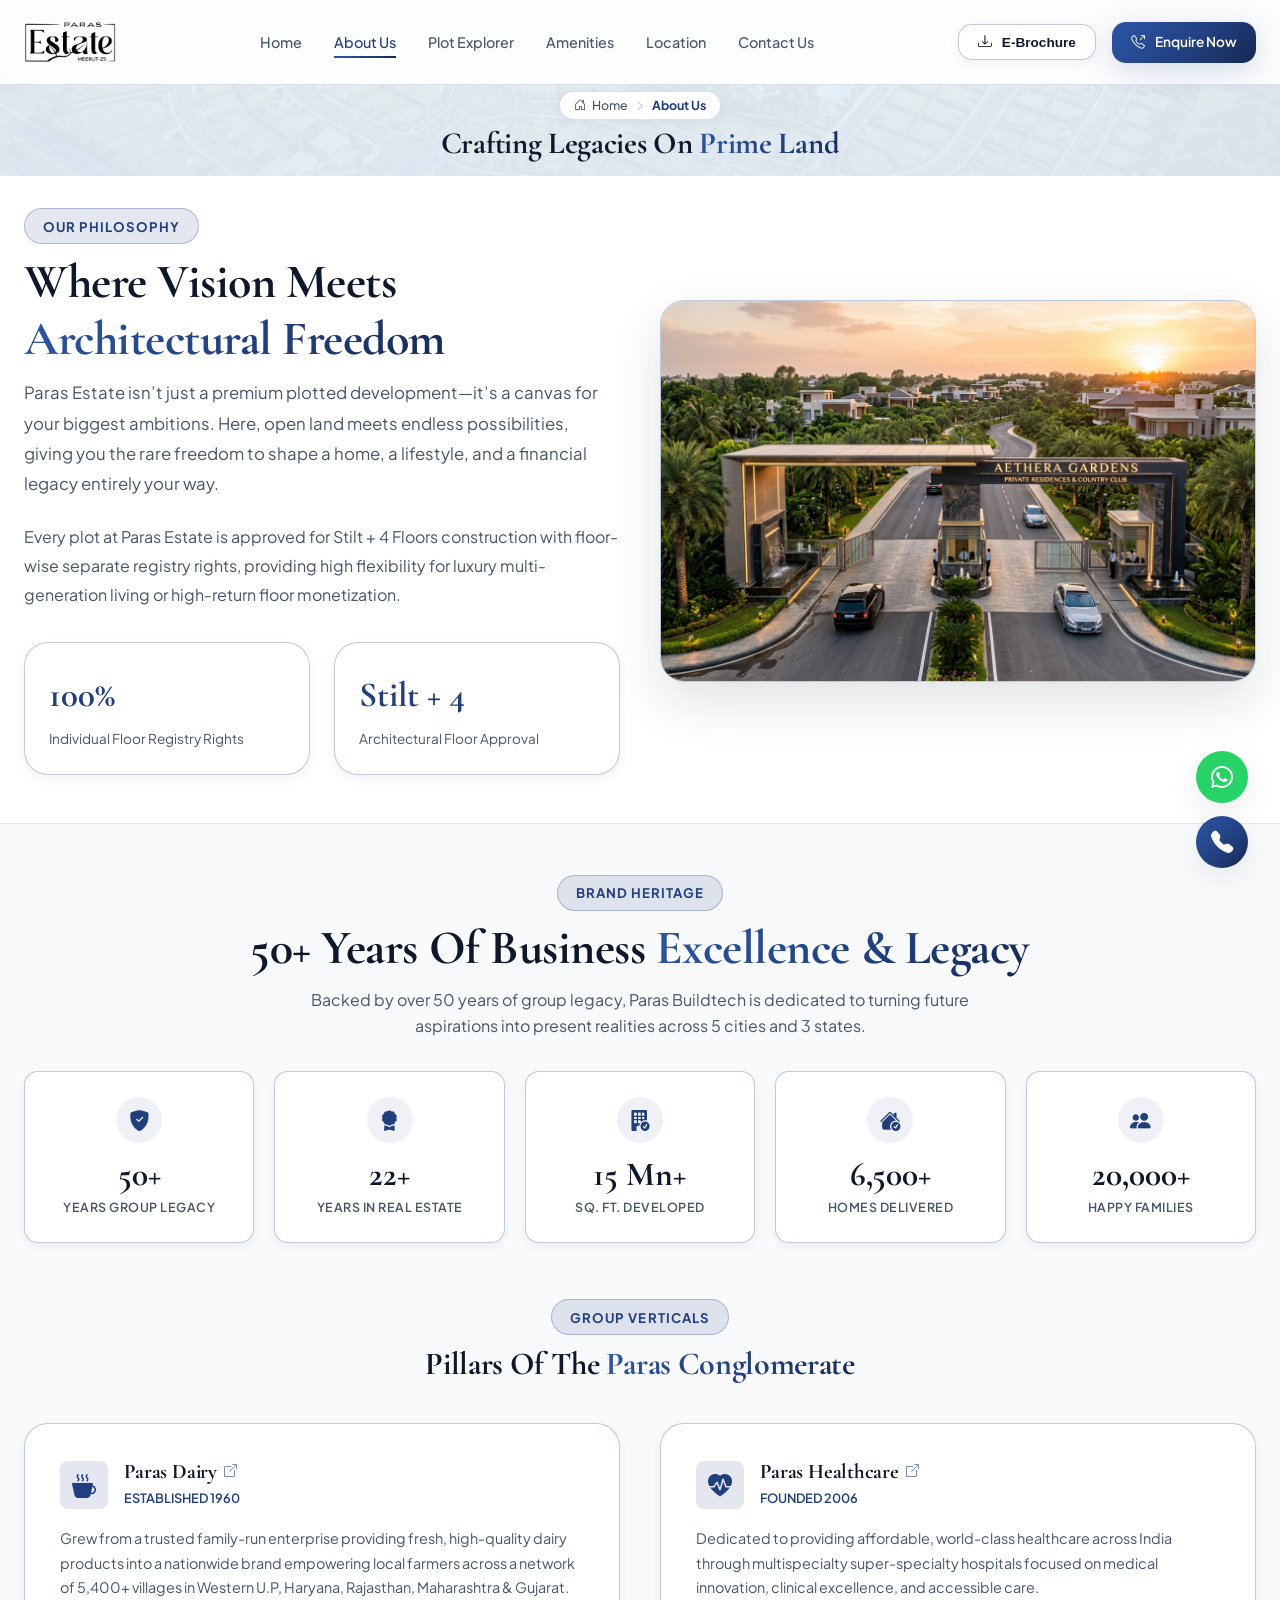
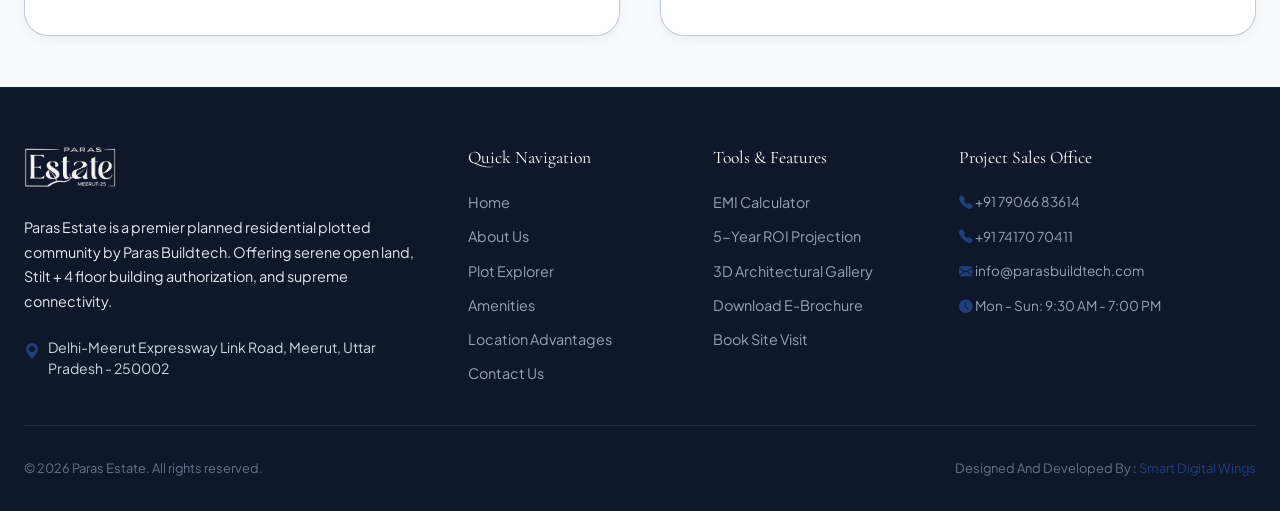
<file: about.html>
<!DOCTYPE html>
<html lang="en">

<head>
    <meta charset="UTF-8">
    <meta name="viewport" content="width=device-width, initial-scale=1.0">
    <title>About Us | Paras Estate by Paras Buildtech</title>
    <meta name="description"
        content="Learn about Paras Estate and the 20-year real estate legacy of Paras Buildtech. Premium plotted developments with Stilt + 4 floors permission in Meerut.">

    <!-- Google Fonts & Icons -->
    <link rel="preconnect" href="https://fonts.googleapis.com">
    <link rel="preconnect" href="https://fonts.gstatic.com" crossorigin>
    <link
        href="https://fonts.googleapis.com/css2?family=Cormorant+Garamond:ital,wght@0,400;0,500;0,600;0,700;1,400;1,600&family=Outfit:wght@400;500;600;700&family=Plus+Jakarta+Sans:wght@300;400;500;600;700;800&display=swap"
        rel="stylesheet">
    <link rel="stylesheet" href="https://cdn.jsdelivr.net/npm/bootstrap-icons@1.11.3/font/bootstrap-icons.min.css">

    <!-- Favicon -->
    <link rel="icon" type="image/png" href="assets/logo/paras-logo.png">

    <!-- Core Stylesheet -->
    <link rel="stylesheet" href="assets/css/styles.css?v=3.2">
</head>

<body>

    <!-- Header Navigation -->
    <header class="header">
        <div class="container">
            <nav class="navbar">
                <a href="index.html" class="brand-logo">
                    <img src="assets/logo/paras-logo.png" alt="Paras Estate" class="brand-logo-img" style="height: 46px; max-height: 50px; width: auto; max-width: 180px; object-fit: contain;">
                </a>

                <ul class="nav-links">
                    <li><a href="index.html" class="nav-link">Home</a></li>
                    <li><a href="about.html" class="nav-link active">About Us</a></li>
                    <li><a href="plots.html" class="nav-link">Plot Explorer</a></li>
                    <li><a href="amenities.html" class="nav-link">Amenities</a></li>
                    <li><a href="location.html" class="nav-link">Location</a></li>
                    <li><a href="contact.html" class="nav-link">Contact Us</a></li>
                </ul>

                <div class="nav-actions">
                    <button class="btn btn-outline btn-sm" onclick="openBrochureModal()">
                        <i class="bi bi-download"></i> E-Brochure
                    </button>
                    <a href="tel:+917906683614" class="btn btn-primary btn-sm" aria-label="Call +91 79066 83614">
                        <i class="bi bi-telephone-outbound"></i> Enquire Now
                    </a>
                    <button class="mobile-toggle" id="mobileToggle" aria-label="Toggle navigation">
                        <i class="bi bi-list"></i>
                    </button>
                </div>
            </nav>
        </div>
    </header>

    <!-- Mobile Navigation Drawer -->
    <div class="drawer-overlay" id="drawerOverlay"></div>
    <aside class="mobile-drawer" id="mobileDrawer">
        <div style="display: flex; align-items: center; justify-content: space-between;">
            <a href="index.html" class="brand-logo">
                <img src="assets/logo/paras-logo.png" alt="Paras Estate" class="brand-logo-img" style="height: 40px; width: auto; max-width: 160px; object-fit: contain;">
            </a>
            <button style="background: transparent; border: none; color: var(--text-primary); font-size: 1.5rem;"
                id="drawerClose">
                <i class="bi bi-x-lg"></i>
            </button>
        </div>

        <ul style="list-style: none; display: flex; flex-direction: column; gap: 1.25rem; margin-top: 1rem;">
            <li><a href="index.html" class="mobile-nav-link"><i class="bi bi-house-door"></i> Home</a></li>
            <li><a href="about.html" class="mobile-nav-link active"><i class="bi bi-info-circle"></i> About Us</a></li>
            <li><a href="plots.html" class="mobile-nav-link"><i class="bi bi-bounding-box-circles"></i> Plot Explorer</a></li>
            <li><a href="amenities.html" class="mobile-nav-link"><i class="bi bi-stars"></i> Amenities</a></li>
            <li><a href="location.html" class="mobile-nav-link"><i class="bi bi-geo-alt"></i> Location</a></li>
            <li><a href="contact.html" class="mobile-nav-link"><i class="bi bi-telephone"></i> Contact Us</a></li>
        </ul>

        <div style="margin-top: auto; display: flex; flex-direction: column; gap: 0.8rem; padding-top: 1.5rem; border-top: 1px solid var(--border-color);">
            <a href="tel:+917906683614" class="btn btn-primary" style="text-decoration: none;">
                <i class="bi bi-telephone-outbound"></i> Call: +91 79066 83614
            </a>
            <button class="btn btn-outline" onclick="openBrochureModal()">
                <i class="bi bi-download"></i> Download E-Brochure
            </button>
            <button class="btn btn-primary" onclick="openEnquireModal('About Us Page')" style="background: var(--navy-gradient); color: #fff;">
                <i class="bi bi-calendar-check"></i> Book Site Visit
            </button>
        </div>
    </aside>

    <!-- Subpage Hero Banner -->
    <section class="subpage-hero"
        style="background-image: linear-gradient(to bottom, rgba(237, 243, 250, 0.92), rgba(228, 237, 248, 0.95)), url('assets/images/master_plan.jpg');">
        <div class="container">
            <div class="text-center subpage-hero-content">
                <nav class="breadcrumb-nav" aria-label="breadcrumb">
                    <ol class="breadcrumb-list">
                        <li><a href="index.html"><i class="bi bi-house-door"></i> Home</a></li>
                        <li class="separator"><i class="bi bi-chevron-right"></i></li>
                        <li class="active">About Us</li>
                    </ol>
                </nav>
                <h1>Crafting Legacies On <span class="gold-text">Prime Land</span></h1>
            </div>
        </div>
    </section>

    <!-- Core Philosophy Section -->
    <section style="padding: 2rem 0 3rem 0; background: #ffffff;">
        <div class="container">
            <div class="responsive-2col-grid">
                <div>
                    <span class="section-tag">OUR PHILOSOPHY</span>
                    <h2 class="section-title">Where Vision Meets <span class="gold-text">Architectural Freedom</span>
                    </h2>
                    <p
                        style="color: var(--text-secondary); margin-bottom: 1.5rem; font-size: 1.05rem; line-height: 1.8;">
                        Paras Estate isn’t just a premium plotted development—it’s a canvas for your biggest ambitions.
                        Here, open land meets endless possibilities, giving you the rare freedom to shape a home, a
                        lifestyle, and a financial legacy entirely your way.
                    </p>
                    <p style="color: var(--text-secondary); margin-bottom: 2rem; font-size: 1rem; line-height: 1.8;">
                        Every plot at Paras Estate is approved for Stilt + 4 Floors construction with floor-wise
                        separate registry rights, providing high flexibility for luxury multi-generation living or
                        high-return floor monetization.
                    </p>

                    <div class="form-row-grid" style="gap: 1.5rem;">
                        <div class="glass-card" style="padding: 1.5rem;">
                            <div
                                style="font-family: var(--font-heading); font-size: 2.2rem; color: var(--primary-gold); font-weight: 700;">
                                100%</div>
                            <div style="font-size: 0.85rem; color: var(--text-secondary); margin-top: 0.3rem;">
                                Individual Floor Registry Rights</div>
                        </div>
                        <div class="glass-card" style="padding: 1.5rem;">
                            <div
                                style="font-family: var(--font-heading); font-size: 2.2rem; color: var(--primary-gold); font-weight: 700;">
                                Stilt + 4</div>
                            <div style="font-size: 0.85rem; color: var(--text-secondary); margin-top: 0.3rem;">
                                Architectural Floor Approval</div>
                        </div>
                    </div>
                </div>

                <div style="position: relative;">
                    <div
                        style="border-radius: var(--radius-lg); overflow: hidden; border: 1px solid var(--border-color); box-shadow: var(--shadow-lg);">
                        <img src="assets/images/hero.jpg" alt="Paras Estate Entrance Gate"
                            style="width: 100%; height: 380px; max-height: 460px; object-fit: cover;">
                    </div>
                </div>
            </div>
        </div>
    </section>

    <!-- Developer Legacy Pillar Grid -->
    <section style="padding: 3.2rem 0; background: #f8fafc; border-top: 1px solid var(--border-glass);">
        <div class="container">
            <div class="text-center" style="margin-bottom: 2rem;">
                <span class="section-tag">BRAND HERITAGE</span>
                <h2 class="section-title">50+ Years Of Business <span class="gold-text">Excellence & Legacy</span></h2>
                <p style="color: var(--text-secondary); max-width: 700px; margin: 0.5rem auto 0 auto;">
                    Backed by over 50 years of group legacy, Paras Buildtech is dedicated to turning future aspirations
                    into present realities across 5 cities and 3 states.
                </p>
            </div>

            <!-- 5-Pillar Brand Heritage Stats Grid -->
            <div class="heritage-stats-grid">
                <div class="heritage-stat-card">
                    <div class="heritage-stat-icon">
                        <i class="bi bi-shield-fill-check"></i>
                    </div>
                    <div class="heritage-stat-val">50+</div>
                    <div class="heritage-stat-lbl">Years Group Legacy</div>
                </div>

                <div class="heritage-stat-card">
                    <div class="heritage-stat-icon">
                        <i class="bi bi-award-fill"></i>
                    </div>
                    <div class="heritage-stat-val">22+</div>
                    <div class="heritage-stat-lbl">Years In Real Estate</div>
                </div>

                <div class="heritage-stat-card">
                    <div class="heritage-stat-icon">
                        <i class="bi bi-building-fill-check"></i>
                    </div>
                    <div class="heritage-stat-val">15 Mn+</div>
                    <div class="heritage-stat-lbl">Sq. Ft. Developed</div>
                </div>

                <div class="heritage-stat-card">
                    <div class="heritage-stat-icon">
                        <i class="bi bi-house-check-fill"></i>
                    </div>
                    <div class="heritage-stat-val">6,500+</div>
                    <div class="heritage-stat-lbl">Homes Delivered</div>
                </div>

                <div class="heritage-stat-card">
                    <div class="heritage-stat-icon">
                        <i class="bi bi-people-fill"></i>
                    </div>
                    <div class="heritage-stat-val">20,000+</div>
                    <div class="heritage-stat-lbl">Happy Families</div>
                </div>
            </div>

            <!-- Group Verticals -->
            <div style="margin-top: 3rem;">
                <div class="text-center" style="margin-bottom: 2.5rem;">
                    <span class="section-tag">GROUP VERTICALS</span>
                    <h3 style="font-size: 2rem;">Pillars Of The <span class="gold-text">Paras Conglomerate</span></h3>
                </div>

                <div class="responsive-2col-grid">
                    <div class="glass-card" style="padding: 2.2rem;">
                        <div style="display: flex; align-items: center; gap: 1rem; margin-bottom: 1rem;">
                            <div
                                style="width: 48px; height: 48px; border-radius: var(--radius-sm); background: rgba(33, 62, 125, 0.12); color: var(--primary-gold); display: flex; align-items: center; justify-content: center; font-size: 1.5rem;">
                                <i class="bi bi-cup-hot-fill"></i>
                            </div>
                            <div>
                                <h4 style="font-size: 1.3rem;">
                                    <a href="https://www.parasdairy.com/" target="_blank" rel="noopener noreferrer"
                                        class="vertical-title-link" title="Visit Paras Dairy Official Website">
                                        Paras Dairy <i class="bi bi-box-arrow-up-right"></i>
                                    </a>
                                </h4>
                                <span
                                    style="font-size: 0.8rem; color: var(--primary-gold); font-weight: 600;">ESTABLISHED
                                    1960</span>
                            </div>
                        </div>
                        <p style="font-size: 0.9rem; color: var(--text-secondary); line-height: 1.7;">
                            Grew from a trusted family-run enterprise providing fresh, high-quality dairy products into
                            a nationwide brand empowering local farmers across a network of 5,400+ villages in Western
                            U.P, Haryana, Rajasthan, Maharashtra & Gujarat.
                        </p>
                    </div>

                    <div class="glass-card" style="padding: 2.2rem;">
                        <div style="display: flex; align-items: center; gap: 1rem; margin-bottom: 1rem;">
                            <div
                                style="width: 48px; height: 48px; border-radius: var(--radius-sm); background: rgba(33, 62, 125, 0.12); color: var(--primary-gold); display: flex; align-items: center; justify-content: center; font-size: 1.5rem;">
                                <i class="bi bi-heart-pulse-fill"></i>
                            </div>
                            <div>
                                <h4 style="font-size: 1.3rem;">
                                    <a href="https://www.parashospitals.com/" target="_blank" rel="noopener noreferrer"
                                        class="vertical-title-link" title="Visit Paras Healthcare Official Website">
                                        Paras Healthcare <i class="bi bi-box-arrow-up-right"></i>
                                    </a>
                                </h4>
                                <span style="font-size: 0.8rem; color: var(--primary-gold); font-weight: 600;">FOUNDED
                                    2006</span>
                            </div>
                        </div>
                        <p style="font-size: 0.9rem; color: var(--text-secondary); line-height: 1.7;">
                            Dedicated to providing affordable, world-class healthcare across India through
                            multispecialty super-specialty hospitals focused on medical innovation, clinical excellence,
                            and accessible care.
                        </p>
                    </div>
                </div>
            </div>
        </div>
    </section>

    <!-- Footer -->
    <!-- Floating Quick Action Widget -->
    <div class="floating-actions">
        <a href="https://wa.me/917906683614?text=Hi,%20I%20am%20interested%20in%20Paras%20Estate%20residential%20plots."
            target="_blank" class="float-btn float-whatsapp" aria-label="Chat on WhatsApp">
            <i class="bi bi-whatsapp"></i>
        </a>
        <a href="tel:+917906683614" class="float-btn float-call" aria-label="Call Sales Office">
            <i class="bi bi-telephone-fill"></i>
        </a>
    </div>

    <!-- Footer -->
    <footer class="footer">
        <div class="container">
            <div class="footer-grid">
                <div>
                    <a href="index.html" class="brand-logo" style="margin-bottom: 1.2rem; display: inline-block;">
                        <img src="assets/logo/paras-logo.png" alt="Paras Estate"
                            class="brand-logo-img brand-logo-footer" style="height: 48px; width: auto; max-width: 180px; object-fit: contain;">
                    </a>
                    <p class="footer-desc"
                        style="font-size: 0.9rem; line-height: 1.7; color: #e2e8f0; margin-bottom: 1.5rem;">
                        Paras Estate is a premier planned residential plotted community by Paras Buildtech. Offering
                        serene open land, Stilt + 4 floor building authorization, and supreme connectivity.
                    </p>
                    <div class="footer-address"
                        style="font-size: 0.88rem; color: #cbd5e1; display: flex; align-items: flex-start; gap: 0.5rem; line-height: 1.5;">
                        <i class="bi bi-geo-alt-fill"
                            style="color: var(--primary-gold); margin-top: 2px; font-size: 1rem; flex-shrink: 0;"></i>
                        <span>Delhi-Meerut Expressway Link Road, Meerut, Uttar Pradesh - 250002</span>
                    </div>
                </div>

                <div>
                    <div class="footer-col-title">Quick Navigation</div>
                    <ul class="footer-links">
                        <li><a href="index.html">Home</a></li>
                        <li><a href="about.html">About Us</a></li>
                        <li><a href="plots.html">Plot Explorer</a></li>
                        <li><a href="amenities.html">Amenities</a></li>
                        <li><a href="location.html">Location Advantages</a></li>
                        <li><a href="contact.html">Contact Us</a></li>
                    </ul>
                </div>

                <div>
                    <div class="footer-col-title">Tools & Features</div>
                    <ul class="footer-links">
                        <li><a href="index.html#calculator">EMI Calculator</a></li>
                        <li><a href="index.html#calculator">5-Year ROI Projection</a></li>
                        <li><a href="index.html#gallery">3D Architectural Gallery</a></li>
                        <li><a href="javascript:void(0)" onclick="openBrochureModal()">Download E-Brochure</a></li>
                        <li><a href="javascript:void(0)" onclick="openEnquireModal()">Book Site Visit</a></li>
                    </ul>
                </div>

                <div>
                    <div class="footer-col-title">Project Sales Office</div>
                    <div style="display: flex; flex-direction: column; gap: 0.8rem; font-size: 0.85rem;">
                        <div><i class="bi bi-telephone-fill" style="color: var(--primary-gold);"></i> <a
                                href="tel:+917906683614" style="color: inherit; text-decoration: none;">+91 79066
                                83614</a></div>
                        <div><i class="bi bi-telephone-fill" style="color: var(--primary-gold);"></i> <a
                                href="tel:+917417070411" style="color: inherit; text-decoration: none;">+91 74170
                                70411</a></div>
                        <div><i class="bi bi-envelope-fill" style="color: var(--primary-gold);"></i>
                            info@parasbuildtech.com</div>
                        <div><i class="bi bi-clock-fill" style="color: var(--primary-gold);"></i> Mon - Sun: 9:30 AM -
                            7:00 PM</div>
                    </div>
                </div>
            </div>

            <div class="footer-bottom">
                <div>© 2026 Paras Estate. All rights reserved.</div>
                <div>Designed And Developed By : <a href="https://smartdigitalwings.com/" target="_blank"
                        rel="noopener noreferrer">Smart Digital Wings</a></div>
            </div>
        </div>
    </footer>

    <!-- Modals -->
    <div class="modal-overlay" id="enquireModal">
        <div class="modal-card">
            <button class="modal-close-btn">&times;</button>
            <h3 style="font-size: 1.5rem; color: var(--primary-gold); margin-bottom: 0.4rem;">Enquire Paras Estate</h3>
            <form id="enquireForm">
                <div class="form-group">
                    <label class="form-label">Full Name *</label>
                    <input type="text" class="form-input" placeholder="e.g. Rajesh Kumar" required>
                </div>
                <div class="form-group">
                    <label class="form-label">Phone Number *</label>
                    <input type="tel" class="form-input" placeholder="+91 98765 43210" required>
                </div>
                <button type="submit" class="btn btn-primary" style="width: 100%; margin-top: 1rem;">Submit
                    Enquiry</button>
            </form>
        </div>
    </div>

    <div class="modal-overlay" id="brochureModal">
        <div class="modal-card">
            <button class="modal-close-btn">&times;</button>
            <h3 style="font-size: 1.5rem; color: var(--primary-gold); margin-bottom: 0.4rem;">Download E-Brochure</h3>
            <form id="brochureForm">
                <div class="form-group">
                    <label class="form-label">WhatsApp Mobile Number *</label>
                    <input type="tel" class="form-input" placeholder="+91 98765 43210" required>
                </div>
                <button type="submit" class="btn btn-primary" style="width: 100%; margin-top: 1rem;">Download
                    PDF</button>
            </form>
        </div>
    </div>

    <script src="assets/js/script.js?v=3.2"></script>
</body>

</html>
</file>
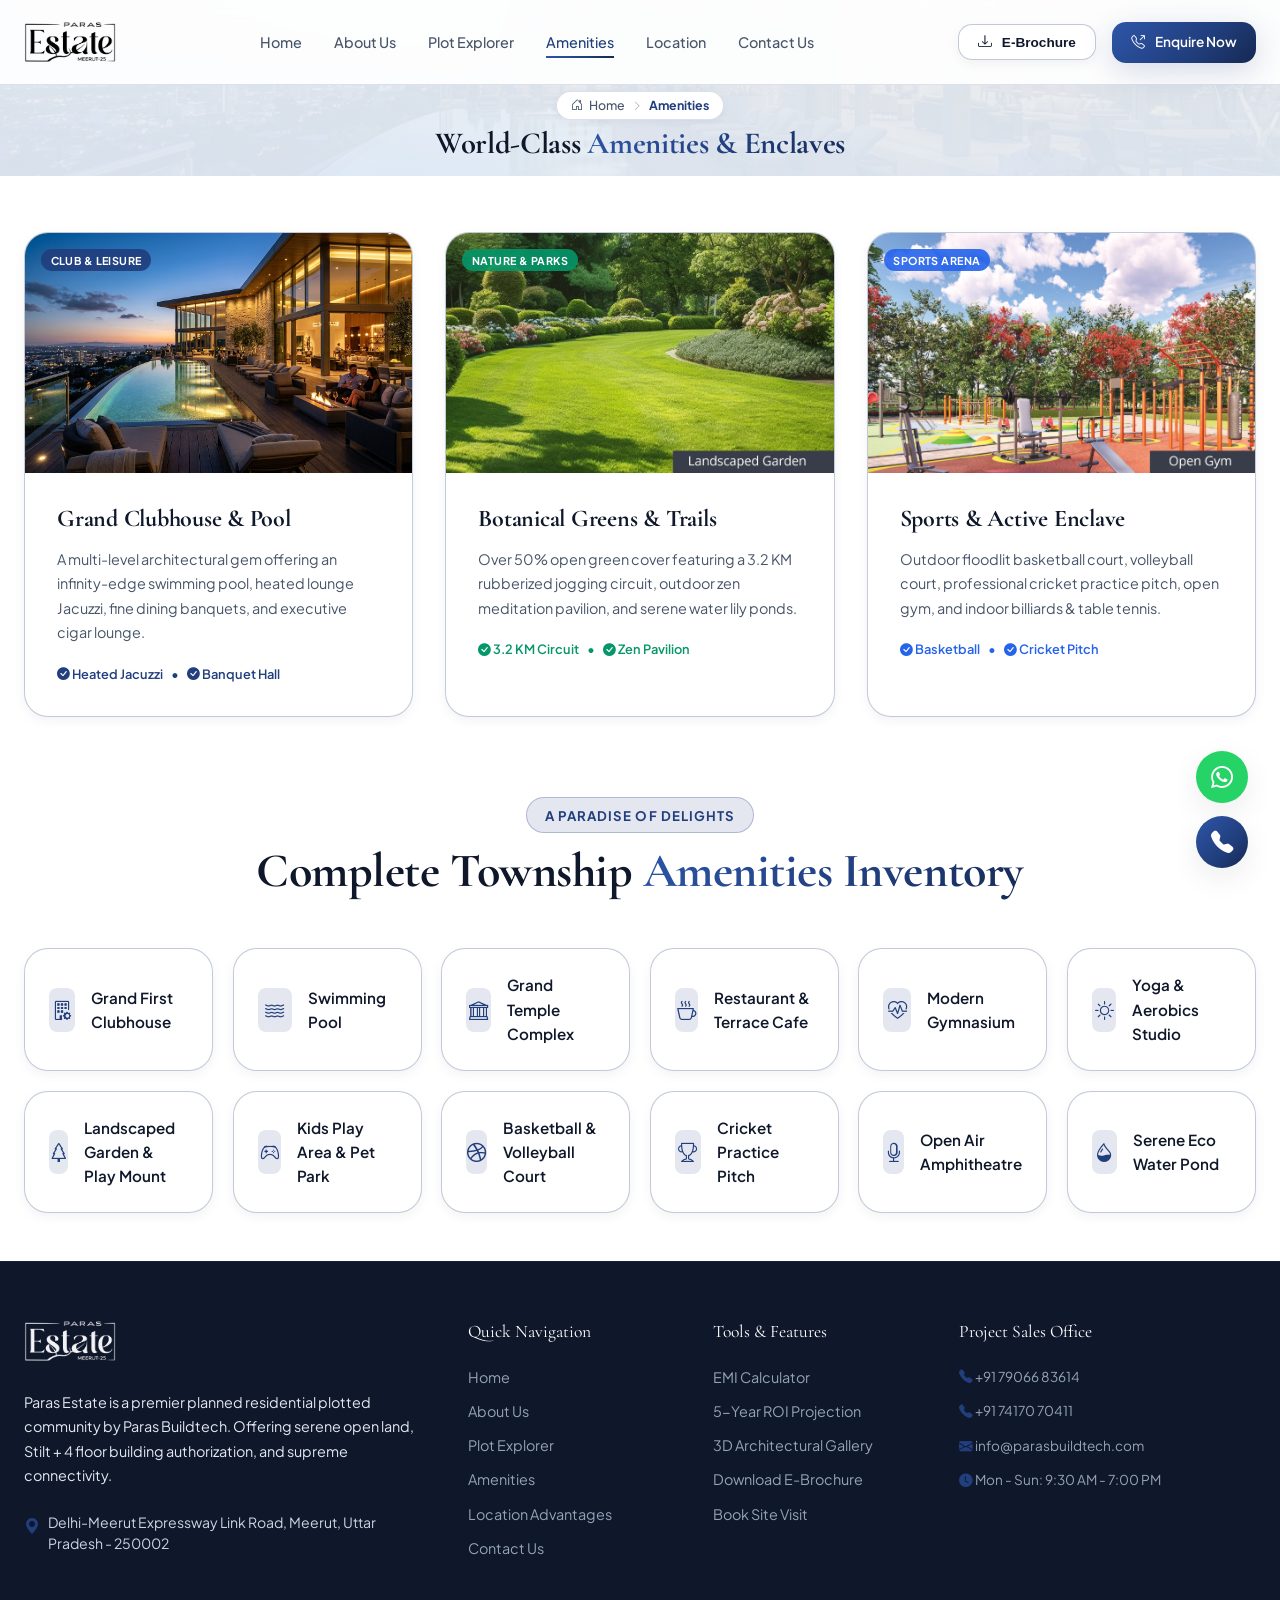
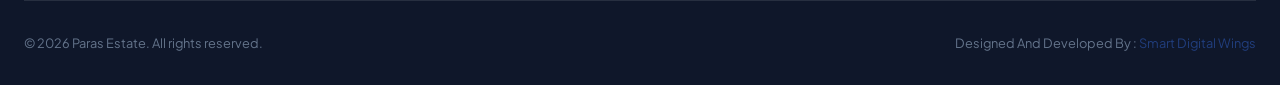
<file: amenities.html>
<!DOCTYPE html>
<html lang="en">
<head>
    <meta charset="UTF-8">
    <meta name="viewport" content="width=device-width, initial-scale=1.0">
    <title>World-Class Amenities | Paras Estate</title>
    <meta name="description" content="Discover world-class township amenities at Paras Estate: Grand Clubhouse, swimming pool, central botanical parks, sports arenas, and 3-tier security.">
    
    <!-- Google Fonts & Icons -->
    <link rel="preconnect" href="https://fonts.googleapis.com">
    <link rel="preconnect" href="https://fonts.gstatic.com" crossorigin>
    <link href="https://fonts.googleapis.com/css2?family=Cormorant+Garamond:ital,wght@0,400;0,500;0,600;0,700;1,400;1,600&family=Outfit:wght@400;500;600;700&family=Plus+Jakarta+Sans:wght@300;400;500;600;700;800&display=swap" rel="stylesheet">
    <link rel="stylesheet" href="https://cdn.jsdelivr.net/npm/bootstrap-icons@1.11.3/font/bootstrap-icons.min.css">

    <!-- Favicon -->
    <link rel="icon" type="image/png" href="assets/logo/paras-logo.png">

    <!-- Core Stylesheet -->
    <link rel="stylesheet" href="assets/css/styles.css?v=3.2">
</head>
<body>

    <!-- Header Navigation -->
    <header class="header">
        <div class="container">
            <nav class="navbar">
                <a href="index.html" class="brand-logo">
                    <img src="assets/logo/paras-logo.png" alt="Paras Estate" class="brand-logo-img" style="height: 46px; max-height: 50px; width: auto; max-width: 180px; object-fit: contain;">
                </a>

                <ul class="nav-links">
                    <li><a href="index.html" class="nav-link">Home</a></li>
                    <li><a href="about.html" class="nav-link">About Us</a></li>
                    <li><a href="plots.html" class="nav-link">Plot Explorer</a></li>
                    <li><a href="amenities.html" class="nav-link active">Amenities</a></li>
                    <li><a href="location.html" class="nav-link">Location</a></li>
                    <li><a href="contact.html" class="nav-link">Contact Us</a></li>
                </ul>

                <div class="nav-actions">
                    <button class="btn btn-outline btn-sm" onclick="openBrochureModal()">
                        <i class="bi bi-download"></i> E-Brochure
                    </button>
                    <a href="tel:+917906683614" class="btn btn-primary btn-sm" aria-label="Call +91 79066 83614">
                        <i class="bi bi-telephone-outbound"></i> Enquire Now
                    </a>
                    <button class="mobile-toggle" id="mobileToggle" aria-label="Toggle navigation">
                        <i class="bi bi-list"></i>
                    </button>
                </div>
            </nav>
        </div>
    </header>

    <!-- Mobile Navigation Drawer -->
    <div class="drawer-overlay" id="drawerOverlay"></div>
    <aside class="mobile-drawer" id="mobileDrawer">
        <div style="display: flex; align-items: center; justify-content: space-between;">
            <a href="index.html" class="brand-logo">
                <img src="assets/logo/paras-logo.png" alt="Paras Estate" class="brand-logo-img" style="height: 40px; width: auto; max-width: 160px; object-fit: contain;">
            </a>
            <button style="background: transparent; border: none; color: var(--text-primary); font-size: 1.5rem;" id="drawerClose">
                <i class="bi bi-x-lg"></i>
            </button>
        </div>

        <ul style="list-style: none; display: flex; flex-direction: column; gap: 1.25rem; margin-top: 1rem;">
            <li><a href="index.html" class="mobile-nav-link"><i class="bi bi-house-door"></i> Home</a></li>
            <li><a href="about.html" class="mobile-nav-link"><i class="bi bi-info-circle"></i> About Us</a></li>
            <li><a href="plots.html" class="mobile-nav-link"><i class="bi bi-bounding-box-circles"></i> Plot Explorer</a></li>
            <li><a href="amenities.html" class="mobile-nav-link active"><i class="bi bi-stars"></i> Amenities</a></li>
            <li><a href="location.html" class="mobile-nav-link"><i class="bi bi-geo-alt"></i> Location</a></li>
            <li><a href="contact.html" class="mobile-nav-link"><i class="bi bi-telephone"></i> Contact Us</a></li>
        </ul>

        <div style="margin-top: auto; display: flex; flex-direction: column; gap: 0.8rem; padding-top: 1.5rem; border-top: 1px solid var(--border-color);">
            <a href="tel:+917906683614" class="btn btn-primary" style="text-decoration: none;">
                <i class="bi bi-telephone-outbound"></i> Call: +91 79066 83614
            </a>
            <button class="btn btn-outline" onclick="openBrochureModal()">
                <i class="bi bi-download"></i> Download E-Brochure
            </button>
            <button class="btn btn-primary" onclick="openEnquireModal('Amenities Page')" style="background: var(--navy-gradient); color: #fff;">
                <i class="bi bi-calendar-check"></i> Book Site Visit
            </button>
        </div>
    </aside>

    <!-- Subpage Hero Banner -->
    <section class="subpage-hero" style="background-image: linear-gradient(to bottom, rgba(237, 243, 250, 0.92), rgba(228, 237, 248, 0.95)), url('assets/images/clubhouse.jpg');">
        <div class="container">
            <div class="text-center subpage-hero-content">
                <nav class="breadcrumb-nav" aria-label="breadcrumb">
                    <ol class="breadcrumb-list">
                        <li><a href="index.html"><i class="bi bi-house-door"></i> Home</a></li>
                        <li class="separator"><i class="bi bi-chevron-right"></i></li>
                        <li class="active">Amenities</li>
                    </ol>
                </nav>
                <h1>World-Class <span class="gold-text">Amenities & Enclaves</span></h1>
            </div>
        </div>
    </section>

    <!-- Rich Visual Feature Cards Section -->
    <section style="padding: 2rem 0 3rem 0; background: #ffffff;">
        <div class="container">
            <div class="amenities-grid">
                
                <!-- Visual Card 1: Clubhouse & Pool -->
                <div class="glass-card" style="padding: 0; overflow: hidden;">
                    <div style="height: 240px; overflow: hidden; position: relative;">
                        <img src="assets/images/clubhouse.jpg" alt="Grand Clubhouse and Infinity Pool" style="width: 100%; height: 100%; object-fit: cover; transition: var(--transition-smooth);">
                        <span class="plot-badge" style="position: absolute; top: 1rem; left: 1rem; right: auto; background: rgba(33, 62, 125, 0.9); color: #fff; border: none;">CLUB & LEISURE</span>
                    </div>
                    <div style="padding: 2rem;">
                        <h3 style="font-size: 1.5rem; margin-bottom: 0.8rem;">Grand Clubhouse & Pool</h3>
                        <p style="font-size: 0.9rem; color: var(--text-secondary); line-height: 1.7; margin-bottom: 1.2rem;">
                            A multi-level architectural gem offering an infinity-edge swimming pool, heated lounge Jacuzzi, fine dining banquets, and executive cigar lounge.
                        </p>
                        <div style="display: flex; gap: 0.5rem; font-size: 0.8rem; color: var(--primary-gold); font-weight: 600;">
                            <span><i class="bi bi-check-circle-fill"></i> Heated Jacuzzi</span> • 
                            <span><i class="bi bi-check-circle-fill"></i> Banquet Hall</span>
                        </div>
                    </div>
                </div>

                <!-- Visual Card 2: Central Botanical Park -->
                <div class="glass-card" style="padding: 0; overflow: hidden;">
                    <div style="height: 240px; overflow: hidden; position: relative;">
                        <img src="assets/images/park.jpg" alt="Central Botanical Greens and Jogging Track" style="width: 100%; height: 100%; object-fit: cover; transition: var(--transition-smooth);">
                        <span class="plot-badge" style="position: absolute; top: 1rem; left: 1rem; right: auto; background: rgba(5, 150, 105, 0.9); color: #fff; border: none;">NATURE & PARKS</span>
                    </div>
                    <div style="padding: 2rem;">
                        <h3 style="font-size: 1.5rem; margin-bottom: 0.8rem;">Botanical Greens & Trails</h3>
                        <p style="font-size: 0.9rem; color: var(--text-secondary); line-height: 1.7; margin-bottom: 1.2rem;">
                            Over 50% open green cover featuring a 3.2 KM rubberized jogging circuit, outdoor zen meditation pavilion, and serene water lily ponds.
                        </p>
                        <div style="display: flex; gap: 0.5rem; font-size: 0.8rem; color: var(--accent-green); font-weight: 600;">
                            <span><i class="bi bi-check-circle-fill"></i> 3.2 KM Circuit</span> • 
                            <span><i class="bi bi-check-circle-fill"></i> Zen Pavilion</span>
                        </div>
                    </div>
                </div>

                <!-- Visual Card 3: Sports & Active Enclave -->
                <div class="glass-card" style="padding: 0; overflow: hidden;">
                    <div style="height: 240px; overflow: hidden; position: relative;">
                        <img src="assets/images/Meerut Estate Broucher_A4_compressed_page-0025.jpg" alt="Sports Enclave and Basketball Court" style="width: 100%; height: 100%; object-fit: cover; transition: var(--transition-smooth);">
                        <span class="plot-badge" style="position: absolute; top: 1rem; left: 1rem; right: auto; background: rgba(37, 99, 235, 0.9); color: #fff; border: none;">SPORTS ARENA</span>
                    </div>
                    <div style="padding: 2rem;">
                        <h3 style="font-size: 1.5rem; margin-bottom: 0.8rem;">Sports & Active Enclave</h3>
                        <p style="font-size: 0.9rem; color: var(--text-secondary); line-height: 1.7; margin-bottom: 1.2rem;">
                            Outdoor floodlit basketball court, volleyball court, professional cricket practice pitch, open gym, and indoor billiards & table tennis.
                        </p>
                        <div style="display: flex; gap: 0.5rem; font-size: 0.8rem; color: #2563eb; font-weight: 600;">
                            <span><i class="bi bi-check-circle-fill"></i> Basketball</span> • 
                            <span><i class="bi bi-check-circle-fill"></i> Cricket Pitch</span>
                        </div>
                    </div>
                </div>

            </div>

            <!-- Complete Brochure Amenities Grid: A Paradise Of Delights -->
            <div style="margin-top: 5rem;">
                <div class="text-center" style="margin-bottom: 3rem;">
                    <span class="section-tag">A PARADISE OF DELIGHTS</span>
                    <h2 class="section-title">Complete Township <span class="gold-text">Amenities Inventory</span></h2>
                </div>

                <div style="display: grid; grid-template-columns: repeat(auto-fit, minmax(180px, 1fr)); gap: 1.2rem;">
                    <div class="glass-card" style="padding: 1.5rem; display: flex; align-items: center; gap: 1rem;">
                        <div style="width: 44px; height: 44px; border-radius: var(--radius-sm); background: rgba(33, 62, 125, 0.12); color: var(--primary-gold); display: flex; align-items: center; justify-content: center; font-size: 1.2rem; shrink: 0;">
                            <i class="bi bi-building-gear"></i>
                        </div>
                        <div style="font-weight: 600; font-size: 0.95rem;">Grand First Clubhouse</div>
                    </div>

                    <div class="glass-card" style="padding: 1.5rem; display: flex; align-items: center; gap: 1rem;">
                        <div style="width: 44px; height: 44px; border-radius: var(--radius-sm); background: rgba(33, 62, 125, 0.12); color: var(--primary-gold); display: flex; align-items: center; justify-content: center; font-size: 1.2rem; shrink: 0;">
                            <i class="bi bi-water"></i>
                        </div>
                        <div style="font-weight: 600; font-size: 0.95rem;">Swimming Pool</div>
                    </div>

                    <div class="glass-card" style="padding: 1.5rem; display: flex; align-items: center; gap: 1rem;">
                        <div style="width: 44px; height: 44px; border-radius: var(--radius-sm); background: rgba(33, 62, 125, 0.12); color: var(--primary-gold); display: flex; align-items: center; justify-content: center; font-size: 1.2rem; shrink: 0;">
                            <i class="bi bi-bank"></i>
                        </div>
                        <div style="font-weight: 600; font-size: 0.95rem;">Grand Temple Complex</div>
                    </div>

                    <div class="glass-card" style="padding: 1.5rem; display: flex; align-items: center; gap: 1rem;">
                        <div style="width: 44px; height: 44px; border-radius: var(--radius-sm); background: rgba(33, 62, 125, 0.12); color: var(--primary-gold); display: flex; align-items: center; justify-content: center; font-size: 1.2rem; shrink: 0;">
                            <i class="bi bi-cup-hot"></i>
                        </div>
                        <div style="font-weight: 600; font-size: 0.95rem;">Restaurant & Terrace Cafe</div>
                    </div>

                    <div class="glass-card" style="padding: 1.5rem; display: flex; align-items: center; gap: 1rem;">
                        <div style="width: 44px; height: 44px; border-radius: var(--radius-sm); background: rgba(33, 62, 125, 0.12); color: var(--primary-gold); display: flex; align-items: center; justify-content: center; font-size: 1.2rem; shrink: 0;">
                            <i class="bi bi-heart-pulse"></i>
                        </div>
                        <div style="font-weight: 600; font-size: 0.95rem;">Modern Gymnasium</div>
                    </div>

                    <div class="glass-card" style="padding: 1.5rem; display: flex; align-items: center; gap: 1rem;">
                        <div style="width: 44px; height: 44px; border-radius: var(--radius-sm); background: rgba(33, 62, 125, 0.12); color: var(--primary-gold); display: flex; align-items: center; justify-content: center; font-size: 1.2rem; shrink: 0;">
                            <i class="bi bi-brightness-high"></i>
                        </div>
                        <div style="font-weight: 600; font-size: 0.95rem;">Yoga & Aerobics Studio</div>
                    </div>

                    <div class="glass-card" style="padding: 1.5rem; display: flex; align-items: center; gap: 1rem;">
                        <div style="width: 44px; height: 44px; border-radius: var(--radius-sm); background: rgba(33, 62, 125, 0.12); color: var(--primary-gold); display: flex; align-items: center; justify-content: center; font-size: 1.2rem; shrink: 0;">
                            <i class="bi bi-tree"></i>
                        </div>
                        <div style="font-weight: 600; font-size: 0.95rem;">Landscaped Garden & Play Mount</div>
                    </div>

                    <div class="glass-card" style="padding: 1.5rem; display: flex; align-items: center; gap: 1rem;">
                        <div style="width: 44px; height: 44px; border-radius: var(--radius-sm); background: rgba(33, 62, 125, 0.12); color: var(--primary-gold); display: flex; align-items: center; justify-content: center; font-size: 1.2rem; shrink: 0;">
                            <i class="bi bi-controller"></i>
                        </div>
                        <div style="font-weight: 600; font-size: 0.95rem;">Kids Play Area & Pet Park</div>
                    </div>

                    <div class="glass-card" style="padding: 1.5rem; display: flex; align-items: center; gap: 1rem;">
                        <div style="width: 44px; height: 44px; border-radius: var(--radius-sm); background: rgba(33, 62, 125, 0.12); color: var(--primary-gold); display: flex; align-items: center; justify-content: center; font-size: 1.2rem; shrink: 0;">
                            <i class="bi bi-dribbble"></i>
                        </div>
                        <div style="font-weight: 600; font-size: 0.95rem;">Basketball & Volleyball Court</div>
                    </div>

                    <div class="glass-card" style="padding: 1.5rem; display: flex; align-items: center; gap: 1rem;">
                        <div style="width: 44px; height: 44px; border-radius: var(--radius-sm); background: rgba(33, 62, 125, 0.12); color: var(--primary-gold); display: flex; align-items: center; justify-content: center; font-size: 1.2rem; shrink: 0;">
                            <i class="bi bi-trophy"></i>
                        </div>
                        <div style="font-weight: 600; font-size: 0.95rem;">Cricket Practice Pitch</div>
                    </div>

                    <div class="glass-card" style="padding: 1.5rem; display: flex; align-items: center; gap: 1rem;">
                        <div style="width: 44px; height: 44px; border-radius: var(--radius-sm); background: rgba(33, 62, 125, 0.12); color: var(--primary-gold); display: flex; align-items: center; justify-content: center; font-size: 1.2rem; shrink: 0;">
                            <i class="bi bi-mic"></i>
                        </div>
                        <div style="font-weight: 600; font-size: 0.95rem;">Open Air Amphitheatre</div>
                    </div>

                    <div class="glass-card" style="padding: 1.5rem; display: flex; align-items: center; gap: 1rem;">
                        <div style="width: 44px; height: 44px; border-radius: var(--radius-sm); background: rgba(33, 62, 125, 0.12); color: var(--primary-gold); display: flex; align-items: center; justify-content: center; font-size: 1.2rem; shrink: 0;">
                            <i class="bi bi-droplet-half"></i>
                        </div>
                        <div style="font-weight: 600; font-size: 0.95rem;">Serene Eco Water Pond</div>
                    </div>
                </div>
            </div>
        </div>
    </section>

    <!-- Floating Quick Action Widget -->
    <div class="floating-actions">
        <a href="https://wa.me/917906683614?text=Hi,%20I%20am%20interested%20in%20Paras%20Estate%20residential%20plots."
            target="_blank" class="float-btn float-whatsapp" aria-label="Chat on WhatsApp">
            <i class="bi bi-whatsapp"></i>
        </a>
        <a href="tel:+917906683614" class="float-btn float-call" aria-label="Call Sales Office">
            <i class="bi bi-telephone-fill"></i>
        </a>
    </div>

    <!-- Footer -->
    <footer class="footer">
        <div class="container">
            <div class="footer-grid">
                <div>
                    <a href="index.html" class="brand-logo" style="margin-bottom: 1.2rem; display: inline-block;">
                        <img src="assets/logo/paras-logo.png" alt="Paras Estate" class="brand-logo-img brand-logo-footer" style="height: 48px; width: auto; max-width: 180px; object-fit: contain;">
                    </a>
                    <p class="footer-desc" style="font-size: 0.9rem; line-height: 1.7; color: #e2e8f0; margin-bottom: 1.5rem;">
                        Paras Estate is a premier planned residential plotted community by Paras Buildtech. Offering serene open land, Stilt + 4 floor building authorization, and supreme connectivity.
                    </p>
                    <div class="footer-address" style="font-size: 0.88rem; color: #cbd5e1; display: flex; align-items: flex-start; gap: 0.5rem; line-height: 1.5;">
                        <i class="bi bi-geo-alt-fill" style="color: var(--primary-gold); margin-top: 2px; font-size: 1rem; flex-shrink: 0;"></i>
                        <span>Delhi-Meerut Expressway Link Road, Meerut, Uttar Pradesh - 250002</span>
                    </div>
                </div>

                <div>
                    <div class="footer-col-title">Quick Navigation</div>
                    <ul class="footer-links">
                        <li><a href="index.html">Home</a></li>
                        <li><a href="about.html">About Us</a></li>
                        <li><a href="plots.html">Plot Explorer</a></li>
                        <li><a href="amenities.html">Amenities</a></li>
                        <li><a href="location.html">Location Advantages</a></li>
                        <li><a href="contact.html">Contact Us</a></li>
                    </ul>
                </div>

                <div>
                    <div class="footer-col-title">Tools & Features</div>
                    <ul class="footer-links">
                        <li><a href="index.html#calculator">EMI Calculator</a></li>
                        <li><a href="index.html#calculator">5-Year ROI Projection</a></li>
                        <li><a href="index.html#gallery">3D Architectural Gallery</a></li>
                        <li><a href="javascript:void(0)" onclick="openBrochureModal()">Download E-Brochure</a></li>
                        <li><a href="javascript:void(0)" onclick="openEnquireModal()">Book Site Visit</a></li>
                    </ul>
                </div>

                <div>
                    <div class="footer-col-title">Project Sales Office</div>
                    <div style="display: flex; flex-direction: column; gap: 0.8rem; font-size: 0.85rem;">
                        <div><i class="bi bi-telephone-fill" style="color: var(--primary-gold);"></i> <a href="tel:+917906683614" style="color: inherit; text-decoration: none;">+91 79066 83614</a></div>
                        <div><i class="bi bi-telephone-fill" style="color: var(--primary-gold);"></i> <a href="tel:+917417070411" style="color: inherit; text-decoration: none;">+91 74170 70411</a></div>
                        <div><i class="bi bi-envelope-fill" style="color: var(--primary-gold);"></i> info@parasbuildtech.com</div>
                        <div><i class="bi bi-clock-fill" style="color: var(--primary-gold);"></i> Mon - Sun: 9:30 AM - 7:00 PM</div>
                    </div>
                </div>
            </div>

            <div class="footer-bottom">
                <div>© 2026 Paras Estate. All rights reserved.</div>
                <div>Designed And Developed By : <a href="https://smartdigitalwings.com/" target="_blank" rel="noopener noreferrer">Smart Digital Wings</a></div>
            </div>
        </div>
    </footer>

    <!-- Modals -->
    <div class="modal-overlay" id="enquireModal">
        <div class="modal-card">
            <button class="modal-close-btn">&times;</button>
            <h3 style="font-size: 1.5rem; color: var(--primary-gold); margin-bottom: 0.4rem;">Enquire Amenities</h3>
            <form id="enquireForm">
                <div class="form-group">
                    <label class="form-label">Full Name *</label>
                    <input type="text" class="form-input" placeholder="e.g. Sanya Mehta" required>
                </div>
                <div class="form-group">
                    <label class="form-label">Phone Number *</label>
                    <input type="tel" class="form-input" placeholder="+91 98765 43210" required>
                </div>
                <button type="submit" class="btn btn-primary" style="width: 100%; margin-top: 1rem;">Submit Inquiry</button>
            </form>
        </div>
    </div>

    <div class="modal-overlay" id="brochureModal">
        <div class="modal-card">
            <button class="modal-close-btn">&times;</button>
            <h3 style="font-size: 1.5rem; color: var(--primary-gold); margin-bottom: 0.4rem;">Download E-Brochure</h3>
            <form id="brochureForm">
                <div class="form-group">
                    <label class="form-label">WhatsApp Mobile Number *</label>
                    <input type="tel" class="form-input" placeholder="+91 98765 43210" required>
                </div>
                <button type="submit" class="btn btn-primary" style="width: 100%; margin-top: 1rem;">Download PDF</button>
            </form>
        </div>
    </div>

    <script src="assets/js/script.js?v=3.2"></script>
</body>
</html>
</file>
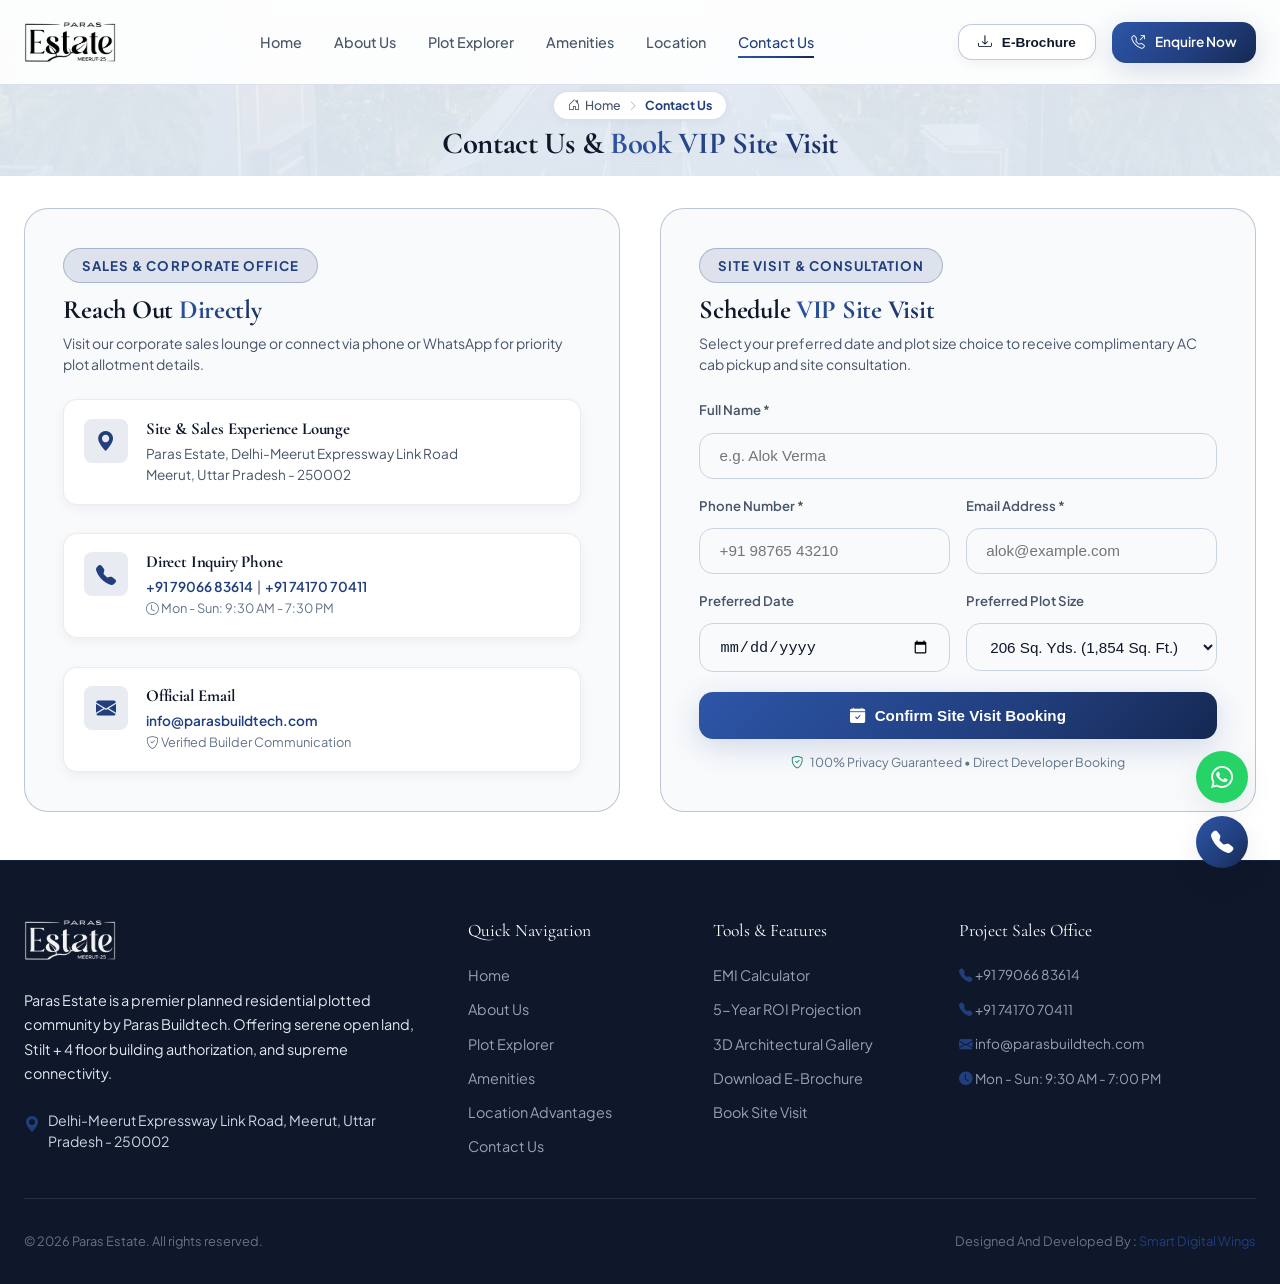
<file: contact.html>
<!DOCTYPE html>
<html lang="en">

<head>
    <meta charset="UTF-8">
    <meta name="viewport" content="width=device-width, initial-scale=1.0">
    <title>Contact Us & Book Site Visit | Paras Estate</title>
    <meta name="description"
        content="Contact Paras Buildtech for Paras Estate plot inquiries, schedule a VIP site visit, or request instant pricing quotes.">

    <!-- Google Fonts & Icons -->
    <link rel="preconnect" href="https://fonts.googleapis.com">
    <link rel="preconnect" href="https://fonts.gstatic.com" crossorigin>
    <link
        href="https://fonts.googleapis.com/css2?family=Cormorant+Garamond:ital,wght@0,400;0,500;0,600;0,700;1,400;1,600&family=Outfit:wght@400;500;600;700&family=Plus+Jakarta+Sans:wght@300;400;500;600;700;800&display=swap"
        rel="stylesheet">
    <link rel="stylesheet" href="https://cdn.jsdelivr.net/npm/bootstrap-icons@1.11.3/font/bootstrap-icons.min.css">

    <!-- Favicon -->
    <link rel="icon" type="image/png" href="assets/logo/paras-logo.png">

    <!-- Core Stylesheet -->
    <link rel="stylesheet" href="assets/css/styles.css?v=3.2">
</head>

<body>

    <!-- Header Navigation -->
    <header class="header">
        <div class="container">
            <nav class="navbar">
                <a href="index.html" class="brand-logo">
                    <img src="assets/logo/paras-logo.png" alt="Paras Estate" class="brand-logo-img" style="height: 46px; max-height: 50px; width: auto; max-width: 180px; object-fit: contain;">
                </a>

                <ul class="nav-links">
                    <li><a href="index.html" class="nav-link">Home</a></li>
                    <li><a href="about.html" class="nav-link">About Us</a></li>
                    <li><a href="plots.html" class="nav-link">Plot Explorer</a></li>
                    <li><a href="amenities.html" class="nav-link">Amenities</a></li>
                    <li><a href="location.html" class="nav-link">Location</a></li>
                    <li><a href="contact.html" class="nav-link active">Contact Us</a></li>
                </ul>

                <div class="nav-actions">
                    <button class="btn btn-outline btn-sm" onclick="openBrochureModal()">
                        <i class="bi bi-download"></i> E-Brochure
                    </button>
                    <a href="tel:+917906683614" class="btn btn-primary btn-sm" aria-label="Call +91 79066 83614">
                        <i class="bi bi-telephone-outbound"></i> Enquire Now
                    </a>
                    <button class="mobile-toggle" id="mobileToggle" aria-label="Toggle navigation">
                        <i class="bi bi-list"></i>
                    </button>
                </div>
            </nav>
        </div>
    </header>

    <!-- Mobile Navigation Drawer -->
    <div class="drawer-overlay" id="drawerOverlay"></div>
    <aside class="mobile-drawer" id="mobileDrawer">
        <div style="display: flex; align-items: center; justify-content: space-between;">
            <a href="index.html" class="brand-logo">
                <img src="assets/logo/paras-logo.png" alt="Paras Estate" class="brand-logo-img" style="height: 40px; width: auto; max-width: 160px; object-fit: contain;">
            </a>
            <button style="background: transparent; border: none; color: var(--text-primary); font-size: 1.5rem;"
                id="drawerClose">
                <i class="bi bi-x-lg"></i>
            </button>
        </div>

        <ul style="list-style: none; display: flex; flex-direction: column; gap: 1.25rem; margin-top: 1rem;">
            <li><a href="index.html" class="mobile-nav-link"><i class="bi bi-house-door"></i> Home</a></li>
            <li><a href="about.html" class="mobile-nav-link"><i class="bi bi-info-circle"></i> About Us</a></li>
            <li><a href="plots.html" class="mobile-nav-link"><i class="bi bi-bounding-box-circles"></i> Plot Explorer</a></li>
            <li><a href="amenities.html" class="mobile-nav-link"><i class="bi bi-stars"></i> Amenities</a></li>
            <li><a href="location.html" class="mobile-nav-link"><i class="bi bi-geo-alt"></i> Location</a></li>
            <li><a href="contact.html" class="mobile-nav-link active"><i class="bi bi-telephone"></i> Contact Us</a></li>
        </ul>

        <div style="margin-top: auto; display: flex; flex-direction: column; gap: 0.8rem; padding-top: 1.5rem; border-top: 1px solid var(--border-color);">
            <a href="tel:+917906683614" class="btn btn-primary" style="text-decoration: none;">
                <i class="bi bi-telephone-outbound"></i> Call: +91 79066 83614
            </a>
            <button class="btn btn-outline" onclick="openBrochureModal()">
                <i class="bi bi-download"></i> Download E-Brochure
            </button>
            <button class="btn btn-primary" onclick="openEnquireModal('Contact Page')" style="background: var(--navy-gradient); color: #fff;">
                <i class="bi bi-calendar-check"></i> Book Site Visit
            </button>
        </div>
    </aside>

    <!-- Subpage Hero Banner -->
    <section class="subpage-hero" style="background-image: linear-gradient(to bottom, rgba(237, 243, 250, 0.92), rgba(228, 237, 248, 0.95)), url('assets/images/hero.jpg');">
        <div class="container">
            <div class="text-center subpage-hero-content">
                <nav class="breadcrumb-nav" aria-label="breadcrumb">
                    <ol class="breadcrumb-list">
                        <li><a href="index.html"><i class="bi bi-house-door"></i> Home</a></li>
                        <li class="separator"><i class="bi bi-chevron-right"></i></li>
                        <li class="active">Contact Us</li>
                    </ol>
                </nav>
                <h1>Contact Us & <span class="gold-text">Book VIP Site Visit</span></h1>
            </div>
        </div>
    </section>

    <!-- Contact & Form Grid -->
    <section style="padding: 2rem 0 3rem 0; background: #ffffff;">
        <div class="container">
            <div class="contact-grid">

                <!-- Left Card: Sales & Corporate Office -->
                <div class="contact-card">
                    <div>
                        <span class="section-tag" style="margin-bottom: 0.75rem;">SALES & CORPORATE OFFICE</span>
                        <h3 style="font-size: 1.65rem; margin-bottom: 0.4rem; color: var(--text-primary);">Reach Out <span class="gold-text">Directly</span></h3>
                        <p style="font-size: 0.875rem; color: var(--text-secondary); margin-bottom: 1.5rem; line-height: 1.5;">
                            Visit our corporate sales lounge or connect via phone or WhatsApp for priority plot allotment details.
                        </p>
                    </div>

                    <div style="display: flex; flex-direction: column; gap: 1rem; flex: 1; justify-content: space-between;">
                        <div class="contact-info-item">
                            <div style="width: 44px; height: 44px; border-radius: var(--radius-sm); background: rgba(33, 62, 125, 0.1); color: var(--primary-gold); display: flex; align-items: center; justify-content: center; font-size: 1.25rem; flex-shrink: 0;">
                                <i class="bi bi-geo-alt-fill"></i>
                            </div>
                            <div>
                                <h4 style="font-size: 1.05rem; margin-bottom: 0.25rem; color: var(--text-primary);">Site & Sales Experience Lounge</h4>
                                <p style="font-size: 0.85rem; color: var(--text-secondary); line-height: 1.55; margin: 0;">
                                    Paras Estate, Delhi-Meerut Expressway Link Road<br>
                                    Meerut, Uttar Pradesh - 250002
                                </p>
                            </div>
                        </div>

                        <div class="contact-info-item">
                            <div style="width: 44px; height: 44px; border-radius: var(--radius-sm); background: rgba(33, 62, 125, 0.1); color: var(--primary-gold); display: flex; align-items: center; justify-content: center; font-size: 1.25rem; flex-shrink: 0;">
                                <i class="bi bi-telephone-fill"></i>
                            </div>
                            <div>
                                <h4 style="font-size: 1.05rem; margin-bottom: 0.25rem; color: var(--text-primary);">Direct Inquiry Phone</h4>
                                <p style="font-size: 0.85rem; color: var(--text-secondary); line-height: 1.55; margin: 0;">
                                    <a href="tel:+917906683614" style="color: var(--primary-gold); text-decoration: none; font-weight: 600;">+91 79066 83614</a> &nbsp;|&nbsp; 
                                    <a href="tel:+917417070411" style="color: var(--primary-gold); text-decoration: none; font-weight: 600;">+91 74170 70411</a><br>
                                    <span style="font-size: 0.8rem; color: var(--text-muted);"><i class="bi bi-clock"></i> Mon - Sun: 9:30 AM - 7:30 PM</span>
                                </p>
                            </div>
                        </div>

                        <div class="contact-info-item">
                            <div style="width: 44px; height: 44px; border-radius: var(--radius-sm); background: rgba(33, 62, 125, 0.1); color: var(--primary-gold); display: flex; align-items: center; justify-content: center; font-size: 1.25rem; flex-shrink: 0;">
                                <i class="bi bi-envelope-fill"></i>
                            </div>
                            <div>
                                <h4 style="font-size: 1.05rem; margin-bottom: 0.25rem; color: var(--text-primary);">Official Email</h4>
                                <p style="font-size: 0.85rem; color: var(--text-secondary); line-height: 1.55; margin: 0;">
                                    <a href="mailto:info@parasbuildtech.com" style="color: var(--primary-gold); text-decoration: none; font-weight: 600;">info@parasbuildtech.com</a><br>
                                    <span style="font-size: 0.8rem; color: var(--text-muted);"><i class="bi bi-shield-check"></i> Verified Builder Communication</span>
                                </p>
                            </div>
                        </div>
                    </div>
                </div>

                <!-- Right Card: VIP Site Visit Form -->
                <div class="contact-card">
                    <div>
                        <span class="section-tag" style="margin-bottom: 0.75rem;">SITE VISIT & CONSULTATION</span>
                        <h3 style="font-size: 1.65rem; margin-bottom: 0.4rem; color: var(--text-primary);">Schedule <span class="gold-text">VIP Site Visit</span></h3>
                        <p style="font-size: 0.875rem; color: var(--text-secondary); margin-bottom: 1.5rem; line-height: 1.5;">
                            Select your preferred date and plot size choice to receive complimentary AC cab pickup and site consultation.
                        </p>
                    </div>

                    <form id="contactPageForm" onsubmit="handleHeroFormSubmit(event)" style="display: flex; flex-direction: column; justify-content: space-between; flex: 1;">
                        <div style="display: flex; flex-direction: column; gap: 1rem; margin-bottom: 1.2rem;">
                            <div class="form-group" style="margin-bottom: 0;">
                                <label class="form-label" style="font-size: 0.825rem; font-weight: 600; margin-bottom: 0.35rem;">Full Name *</label>
                                <input type="text" class="form-input" placeholder="e.g. Alok Verma" required>
                            </div>
                            <div class="form-row-grid">
                                <div class="form-group" style="margin-bottom: 0;">
                                    <label class="form-label" style="font-size: 0.825rem; font-weight: 600; margin-bottom: 0.35rem;">Phone Number *</label>
                                    <input type="tel" class="form-input" placeholder="+91 98765 43210" required>
                                </div>
                                <div class="form-group" style="margin-bottom: 0;">
                                    <label class="form-label" style="font-size: 0.825rem; font-weight: 600; margin-bottom: 0.35rem;">Email Address *</label>
                                    <input type="email" class="form-input" placeholder="alok@example.com" required>
                                </div>
                            </div>
                            <div class="form-row-grid">
                                <div class="form-group" style="margin-bottom: 0;">
                                    <label class="form-label" style="font-size: 0.825rem; font-weight: 600; margin-bottom: 0.35rem;">Preferred Date</label>
                                    <input type="date" class="form-input">
                                </div>
                                <div class="form-group" style="margin-bottom: 0;">
                                    <label class="form-label" style="font-size: 0.825rem; font-weight: 600; margin-bottom: 0.35rem;">Preferred Plot Size</label>
                                    <select class="form-select">
                                        <option value="206" selected>206 Sq. Yds. (1,854 Sq. Ft.)</option>
                                        <option value="249">249 Sq. Yds. (2,241 Sq. Ft.)</option>
                                        <option value="272">272 Sq. Yds. (2,448 Sq. Ft.)</option>
                                    </select>
                                </div>
                            </div>
                        </div>

                        <div>
                            <button type="submit" class="btn btn-primary" style="width: 100%; padding: 0.95rem; font-size: 0.95rem;">
                                <i class="bi bi-calendar-check-fill"></i> Confirm Site Visit Booking
                            </button>
                            <div style="display: flex; align-items: center; justify-content: center; gap: 0.4rem; margin-top: 0.85rem; font-size: 0.775rem; color: var(--text-muted);">
                                <i class="bi bi-shield-check" style="color: var(--accent-emerald);"></i> 100% Privacy Guaranteed • Direct Developer Booking
                            </div>
                        </div>
                    </form>
                </div>
            </div>
        </div>
    </section>

    <!-- Floating Quick Action Widget -->
    <div class="floating-actions">
        <a href="https://wa.me/917906683614?text=Hi,%20I%20am%20interested%20in%20Paras%20Estate%20residential%20plots."
            target="_blank" class="float-btn float-whatsapp" aria-label="Chat on WhatsApp">
            <i class="bi bi-whatsapp"></i>
        </a>
        <a href="tel:+917906683614" class="float-btn float-call" aria-label="Call Sales Office">
            <i class="bi bi-telephone-fill"></i>
        </a>
    </div>

    <!-- Footer -->
    <footer class="footer">
        <div class="container">
            <div class="footer-grid">
                <div>
                    <a href="index.html" class="brand-logo" style="margin-bottom: 1.2rem; display: inline-block;">
                        <img src="assets/logo/paras-logo.png" alt="Paras Estate"
                            class="brand-logo-img brand-logo-footer" style="height: 48px; width: auto; max-width: 180px; object-fit: contain;">
                    </a>
                    <p class="footer-desc" style="font-size: 0.9rem; line-height: 1.7; color: #e2e8f0; margin-bottom: 1.5rem;">
                        Paras Estate is a premier planned residential plotted community by Paras Buildtech. Offering
                        serene open land, Stilt + 4 floor building authorization, and supreme connectivity.
                    </p>
                    <div class="footer-address" style="font-size: 0.88rem; color: #cbd5e1; display: flex; align-items: flex-start; gap: 0.5rem; line-height: 1.5;">
                        <i class="bi bi-geo-alt-fill" style="color: var(--primary-gold); margin-top: 2px; font-size: 1rem; flex-shrink: 0;"></i>
                        <span>Delhi-Meerut Expressway Link Road, Meerut, Uttar Pradesh - 250002</span>
                    </div>
                </div>

                <div>
                    <div class="footer-col-title">Quick Navigation</div>
                    <ul class="footer-links">
                        <li><a href="index.html">Home</a></li>
                        <li><a href="about.html">About Us</a></li>
                        <li><a href="plots.html">Plot Explorer</a></li>
                        <li><a href="amenities.html">Amenities</a></li>
                        <li><a href="location.html">Location Advantages</a></li>
                        <li><a href="contact.html">Contact Us</a></li>
                    </ul>
                </div>

                <div>
                    <div class="footer-col-title">Tools & Features</div>
                    <ul class="footer-links">
                        <li><a href="index.html#calculator">EMI Calculator</a></li>
                        <li><a href="index.html#calculator">5-Year ROI Projection</a></li>
                        <li><a href="index.html#gallery">3D Architectural Gallery</a></li>
                        <li><a href="javascript:void(0)" onclick="openBrochureModal()">Download E-Brochure</a></li>
                        <li><a href="javascript:void(0)" onclick="openEnquireModal()">Book Site Visit</a></li>
                    </ul>
                </div>

                <div>
                    <div class="footer-col-title">Project Sales Office</div>
                    <div style="display: flex; flex-direction: column; gap: 0.8rem; font-size: 0.85rem;">
                        <div><i class="bi bi-telephone-fill" style="color: var(--primary-gold);"></i> <a href="tel:+917906683614" style="color: inherit; text-decoration: none;">+91 79066 83614</a></div>
                        <div><i class="bi bi-telephone-fill" style="color: var(--primary-gold);"></i> <a href="tel:+917417070411" style="color: inherit; text-decoration: none;">+91 74170 70411</a></div>
                        <div><i class="bi bi-envelope-fill" style="color: var(--primary-gold);"></i>
                            info@parasbuildtech.com</div>
                        <div><i class="bi bi-clock-fill" style="color: var(--primary-gold);"></i> Mon - Sun: 9:30 AM -
                            7:00 PM</div>
                    </div>
                </div>
            </div>

            <div class="footer-bottom">
                <div>© 2026 Paras Estate. All rights reserved.</div>
                <div>Designed And Developed By : <a href="https://smartdigitalwings.com/" target="_blank" rel="noopener noreferrer">Smart Digital Wings</a></div>
            </div>
        </div>
    </footer>

    <!-- Modals -->
    <div class="modal-overlay" id="enquireModal">
        <div class="modal-card">
            <button class="modal-close-btn">&times;</button>
            <h3 style="font-size: 1.5rem; color: var(--primary-gold); margin-bottom: 0.4rem;">Inquiry</h3>
            <form id="enquireForm">
                <div class="form-group">
                    <label class="form-label">Full Name *</label>
                    <input type="text" class="form-input" placeholder="e.g. Alok Verma" required>
                </div>
                <div class="form-group">
                    <label class="form-label">Phone Number *</label>
                    <input type="tel" class="form-input" placeholder="+91 98765 43210" required>
                </div>
                <button type="submit" class="btn btn-primary" style="width: 100%; margin-top: 1rem;">Submit</button>
            </form>
        </div>
    </div>

    <div class="modal-overlay" id="brochureModal">
        <div class="modal-card">
            <button class="modal-close-btn">&times;</button>
            <h3 style="font-size: 1.5rem; color: var(--primary-gold); margin-bottom: 0.4rem;">Download E-Brochure</h3>
            <form id="brochureForm">
                <div class="form-group">
                    <label class="form-label">WhatsApp Mobile Number *</label>
                    <input type="tel" class="form-input" placeholder="+91 98765 43210" required>
                </div>
                <button type="submit" class="btn btn-primary" style="width: 100%; margin-top: 1rem;">Download
                    PDF</button>
            </form>
        </div>
    </div>

    <script src="assets/js/script.js?v=3.2"></script>
</body>

</html>
</file>
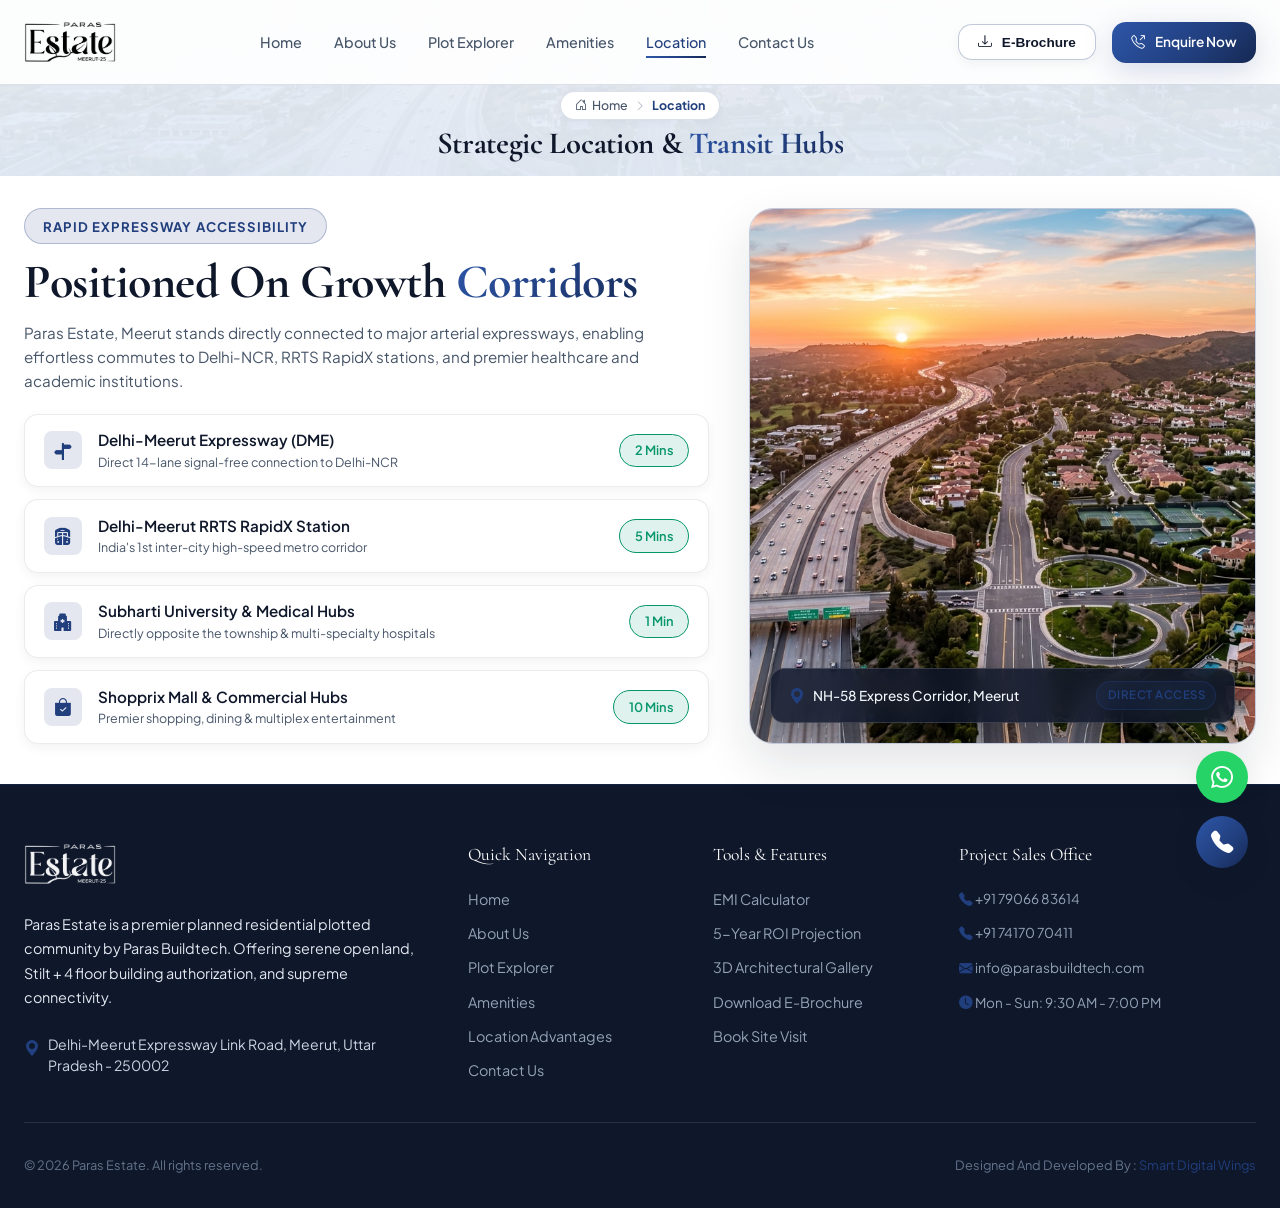
<file: location.html>
<!DOCTYPE html>
<html lang="en">

<head>
    <meta charset="UTF-8">
    <meta name="viewport" content="width=device-width, initial-scale=1.0">
    <title>Location & Connectivity | Paras Estate</title>
    <meta name="description"
        content="Explore the strategic location advantage of Paras Estate: KMP Expressway (5 mins), Golf Course Ext. Rd (15 mins), IGI Airport (35 mins), and top educational hubs.">

    <!-- Google Fonts & Icons -->
    <link rel="preconnect" href="https://fonts.googleapis.com">
    <link rel="preconnect" href="https://fonts.gstatic.com" crossorigin>
    <link
        href="https://fonts.googleapis.com/css2?family=Cormorant+Garamond:ital,wght@0,400;0,500;0,600;0,700;1,400;1,600&family=Outfit:wght@400;500;600;700&family=Plus+Jakarta+Sans:wght@300;400;500;600;700;800&display=swap"
        rel="stylesheet">
    <link rel="stylesheet" href="https://cdn.jsdelivr.net/npm/bootstrap-icons@1.11.3/font/bootstrap-icons.min.css">

    <!-- Favicon -->
    <link rel="icon" type="image/png" href="assets/logo/paras-logo.png">

    <!-- Core Stylesheet -->
    <link rel="stylesheet" href="assets/css/styles.css?v=3.2">
</head>

<body>

    <!-- Header Navigation -->
    <header class="header">
        <div class="container">
            <nav class="navbar">
                <a href="index.html" class="brand-logo">
                    <img src="assets/logo/paras-logo.png" alt="Paras Estate" class="brand-logo-img" style="height: 46px; max-height: 50px; width: auto; max-width: 180px; object-fit: contain;">
                </a>

                <ul class="nav-links">
                    <li><a href="index.html" class="nav-link">Home</a></li>
                    <li><a href="about.html" class="nav-link">About Us</a></li>
                    <li><a href="plots.html" class="nav-link">Plot Explorer</a></li>
                    <li><a href="amenities.html" class="nav-link">Amenities</a></li>
                    <li><a href="location.html" class="nav-link active">Location</a></li>
                    <li><a href="contact.html" class="nav-link">Contact Us</a></li>
                </ul>

                <div class="nav-actions">
                    <button class="btn btn-outline btn-sm" onclick="openBrochureModal()">
                        <i class="bi bi-download"></i> E-Brochure
                    </button>
                    <a href="tel:+917906683614" class="btn btn-primary btn-sm" aria-label="Call +91 79066 83614">
                        <i class="bi bi-telephone-outbound"></i> Enquire Now
                    </a>
                    <button class="mobile-toggle" id="mobileToggle" aria-label="Toggle navigation">
                        <i class="bi bi-list"></i>
                    </button>
                </div>
            </nav>
        </div>
    </header>

    <!-- Mobile Navigation Drawer -->
    <div class="drawer-overlay" id="drawerOverlay"></div>
    <aside class="mobile-drawer" id="mobileDrawer">
        <div style="display: flex; align-items: center; justify-content: space-between;">
            <a href="index.html" class="brand-logo">
                <img src="assets/logo/paras-logo.png" alt="Paras Estate" class="brand-logo-img" style="height: 40px; width: auto; max-width: 160px; object-fit: contain;">
            </a>
            <button style="background: transparent; border: none; color: var(--text-primary); font-size: 1.5rem;"
                id="drawerClose">
                <i class="bi bi-x-lg"></i>
            </button>
        </div>

        <ul style="list-style: none; display: flex; flex-direction: column; gap: 1.25rem; margin-top: 1rem;">
            <li><a href="index.html" class="mobile-nav-link"><i class="bi bi-house-door"></i> Home</a></li>
            <li><a href="about.html" class="mobile-nav-link"><i class="bi bi-info-circle"></i> About Us</a></li>
            <li><a href="plots.html" class="mobile-nav-link"><i class="bi bi-bounding-box-circles"></i> Plot Explorer</a></li>
            <li><a href="amenities.html" class="mobile-nav-link"><i class="bi bi-stars"></i> Amenities</a></li>
            <li><a href="location.html" class="mobile-nav-link active"><i class="bi bi-geo-alt"></i> Location</a></li>
            <li><a href="contact.html" class="mobile-nav-link"><i class="bi bi-telephone"></i> Contact Us</a></li>
        </ul>

        <div style="margin-top: auto; display: flex; flex-direction: column; gap: 0.8rem; padding-top: 1.5rem; border-top: 1px solid var(--border-color);">
            <a href="tel:+917906683614" class="btn btn-primary" style="text-decoration: none;">
                <i class="bi bi-telephone-outbound"></i> Call: +91 79066 83614
            </a>
            <button class="btn btn-outline" onclick="openBrochureModal()">
                <i class="bi bi-download"></i> Download E-Brochure
            </button>
            <button class="btn btn-primary" onclick="openEnquireModal('Location Page')" style="background: var(--navy-gradient); color: #fff;">
                <i class="bi bi-calendar-check"></i> Book Site Visit
            </button>
        </div>
    </aside>

    <!-- Subpage Hero Banner -->
    <section class="subpage-hero" style="background-image: linear-gradient(to bottom, rgba(237, 243, 250, 0.92), rgba(228, 237, 248, 0.95)), url('assets/images/connect.jpg');">
        <div class="container">
            <div class="text-center subpage-hero-content">
                <nav class="breadcrumb-nav" aria-label="breadcrumb">
                    <ol class="breadcrumb-list">
                        <li><a href="index.html"><i class="bi bi-house-door"></i> Home</a></li>
                        <li class="separator"><i class="bi bi-chevron-right"></i></li>
                        <li class="active">Location</li>
                    </ol>
                </nav>
                <h1>Strategic Location & <span class="gold-text">Transit Hubs</span></h1>
            </div>
        </div>
    </section>

    <!-- Visual Location Feature Cards -->
    <section class="location-feature-section">
        <div class="container">
            <div class="location-feature-grid">
                <div>
                    <span class="section-tag">RAPID EXPRESSWAY ACCESSIBILITY</span>
                    <h2 class="section-title">Positioned On Growth <span class="gold-text">Corridors</span></h2>
                    <p style="color: var(--text-secondary); margin-bottom: 1.25rem; font-size: 0.95rem; line-height: 1.6;">
                        Paras Estate, Meerut stands directly connected to major arterial expressways, enabling effortless commutes to Delhi-NCR, RRTS RapidX stations, and premier healthcare and academic institutions.
                    </p>

                    <div class="location-feature-list">
                        <div class="matrix-item compact">
                            <div class="matrix-info">
                                <div class="matrix-icon"><i class="bi bi-signpost-split-fill"></i></div>
                                <div>
                                    <div class="matrix-title">Delhi-Meerut Expressway (DME)</div>
                                    <div class="matrix-sub">Direct 14-lane signal-free connection to Delhi-NCR</div>
                                </div>
                            </div>
                            <span class="matrix-time">2 Mins</span>
                        </div>

                        <div class="matrix-item compact">
                            <div class="matrix-info">
                                <div class="matrix-icon"><i class="bi bi-train-freight-front-fill"></i></div>
                                <div>
                                    <div class="matrix-title">Delhi-Meerut RRTS RapidX Station</div>
                                    <div class="matrix-sub">India's 1st inter-city high-speed metro corridor</div>
                                </div>
                            </div>
                            <span class="matrix-time">5 Mins</span>
                        </div>

                        <div class="matrix-item compact">
                            <div class="matrix-info">
                                <div class="matrix-icon"><i class="bi bi-hospital-fill"></i></div>
                                <div>
                                    <div class="matrix-title">Subharti University & Medical Hubs</div>
                                    <div class="matrix-sub">Directly opposite the township & multi-specialty hospitals</div>
                                </div>
                            </div>
                            <span class="matrix-time">1 Min</span>
                        </div>

                        <div class="matrix-item compact">
                            <div class="matrix-info">
                                <div class="matrix-icon"><i class="bi bi-bag-check-fill"></i></div>
                                <div>
                                    <div class="matrix-title">Shopprix Mall & Commercial Hubs</div>
                                    <div class="matrix-sub">Premier shopping, dining & multiplex entertainment</div>
                                </div>
                            </div>
                            <span class="matrix-time">10 Mins</span>
                        </div>
                    </div>
                </div>

                <!-- Visual Image Card with Equal Section Height -->
                <div class="location-visual-card">
                    <img src="assets/images/connect.jpg" alt="Aerial Highway Connectivity View"
                        class="location-visual-img">
                    <div class="location-visual-overlay">
                        <span class="location-visual-overlay-left">
                            <i class="bi bi-geo-alt-fill"></i> NH-58 Express Corridor, Meerut
                        </span>
                        <span class="location-visual-overlay-badge">Direct Access</span>
                    </div>
                </div>
            </div>
        </div>
    </section>

    <!-- Floating Quick Action Widget -->
    <div class="floating-actions">
        <a href="https://wa.me/917906683614?text=Hi,%20I%20am%20interested%20in%20Paras%20Estate%20residential%20plots."
            target="_blank" class="float-btn float-whatsapp" aria-label="Chat on WhatsApp">
            <i class="bi bi-whatsapp"></i>
        </a>
        <a href="tel:+917906683614" class="float-btn float-call" aria-label="Call Sales Office">
            <i class="bi bi-telephone-fill"></i>
        </a>
    </div>

    <!-- Footer -->
    <footer class="footer">
        <div class="container">
            <div class="footer-grid">
                <div>
                    <a href="index.html" class="brand-logo" style="margin-bottom: 1.2rem; display: inline-block;">
                        <img src="assets/logo/paras-logo.png" alt="Paras Estate"
                            class="brand-logo-img brand-logo-footer" style="height: 48px; width: auto; max-width: 180px; object-fit: contain;">
                    </a>
                    <p class="footer-desc" style="font-size: 0.9rem; line-height: 1.7; color: #e2e8f0; margin-bottom: 1.5rem;">
                        Paras Estate is a premier planned residential plotted community by Paras Buildtech. Offering
                        serene open land, Stilt + 4 floor building authorization, and supreme connectivity.
                    </p>
                    <div class="footer-address" style="font-size: 0.88rem; color: #cbd5e1; display: flex; align-items: flex-start; gap: 0.5rem; line-height: 1.5;">
                        <i class="bi bi-geo-alt-fill" style="color: var(--primary-gold); margin-top: 2px; font-size: 1rem; flex-shrink: 0;"></i>
                        <span>Delhi-Meerut Expressway Link Road, Meerut, Uttar Pradesh - 250002</span>
                    </div>
                </div>

                <div>
                    <div class="footer-col-title">Quick Navigation</div>
                    <ul class="footer-links">
                        <li><a href="index.html">Home</a></li>
                        <li><a href="about.html">About Us</a></li>
                        <li><a href="plots.html">Plot Explorer</a></li>
                        <li><a href="amenities.html">Amenities</a></li>
                        <li><a href="location.html">Location Advantages</a></li>
                        <li><a href="contact.html">Contact Us</a></li>
                    </ul>
                </div>

                <div>
                    <div class="footer-col-title">Tools & Features</div>
                    <ul class="footer-links">
                        <li><a href="index.html#calculator">EMI Calculator</a></li>
                        <li><a href="index.html#calculator">5-Year ROI Projection</a></li>
                        <li><a href="index.html#gallery">3D Architectural Gallery</a></li>
                        <li><a href="javascript:void(0)" onclick="openBrochureModal()">Download E-Brochure</a></li>
                        <li><a href="javascript:void(0)" onclick="openEnquireModal()">Book Site Visit</a></li>
                    </ul>
                </div>

                <div>
                    <div class="footer-col-title">Project Sales Office</div>
                    <div style="display: flex; flex-direction: column; gap: 0.8rem; font-size: 0.85rem;">
                        <div><i class="bi bi-telephone-fill" style="color: var(--primary-gold);"></i> <a href="tel:+917906683614" style="color: inherit; text-decoration: none;">+91 79066 83614</a></div>
                        <div><i class="bi bi-telephone-fill" style="color: var(--primary-gold);"></i> <a href="tel:+917417070411" style="color: inherit; text-decoration: none;">+91 74170 70411</a></div>
                        <div><i class="bi bi-envelope-fill" style="color: var(--primary-gold);"></i>
                            info@parasbuildtech.com</div>
                        <div><i class="bi bi-clock-fill" style="color: var(--primary-gold);"></i> Mon - Sun: 9:30 AM -
                            7:00 PM</div>
                    </div>
                </div>
            </div>

            <div class="footer-bottom">
                <div>© 2026 Paras Estate. All rights reserved.</div>
                <div>Designed And Developed By : <a href="https://smartdigitalwings.com/" target="_blank" rel="noopener noreferrer">Smart Digital Wings</a></div>
            </div>
        </div>
    </footer>

    <!-- Modals -->
    <div class="modal-overlay" id="enquireModal">
        <div class="modal-card">
            <button class="modal-close-btn">&times;</button>
            <h3 style="font-size: 1.5rem; color: var(--primary-gold); margin-bottom: 0.4rem;">Location Inquiry</h3>
            <form id="enquireForm">
                <div class="form-group">
                    <label class="form-label">Full Name *</label>
                    <input type="text" class="form-input" placeholder="e.g. Kapil Dev" required>
                </div>
                <div class="form-group">
                    <label class="form-label">Phone Number *</label>
                    <input type="tel" class="form-input" placeholder="+91 98765 43210" required>
                </div>
                <button type="submit" class="btn btn-primary" style="width: 100%; margin-top: 1rem;">Submit
                    Inquiry</button>
            </form>
        </div>
    </div>

    <div class="modal-overlay" id="brochureModal">
        <div class="modal-card">
            <button class="modal-close-btn">&times;</button>
            <h3 style="font-size: 1.5rem; color: var(--primary-gold); margin-bottom: 0.4rem;">Download E-Brochure</h3>
            <form id="brochureForm">
                <div class="form-group">
                    <label class="form-label">WhatsApp Mobile Number *</label>
                    <input type="tel" class="form-input" placeholder="+91 98765 43210" required>
                </div>
                <button type="submit" class="btn btn-primary" style="width: 100%; margin-top: 1rem;">Download
                    PDF</button>
            </form>
        </div>
    </div>

    <script src="assets/js/script.js?v=3.2"></script>
</body>

</html>
</file>
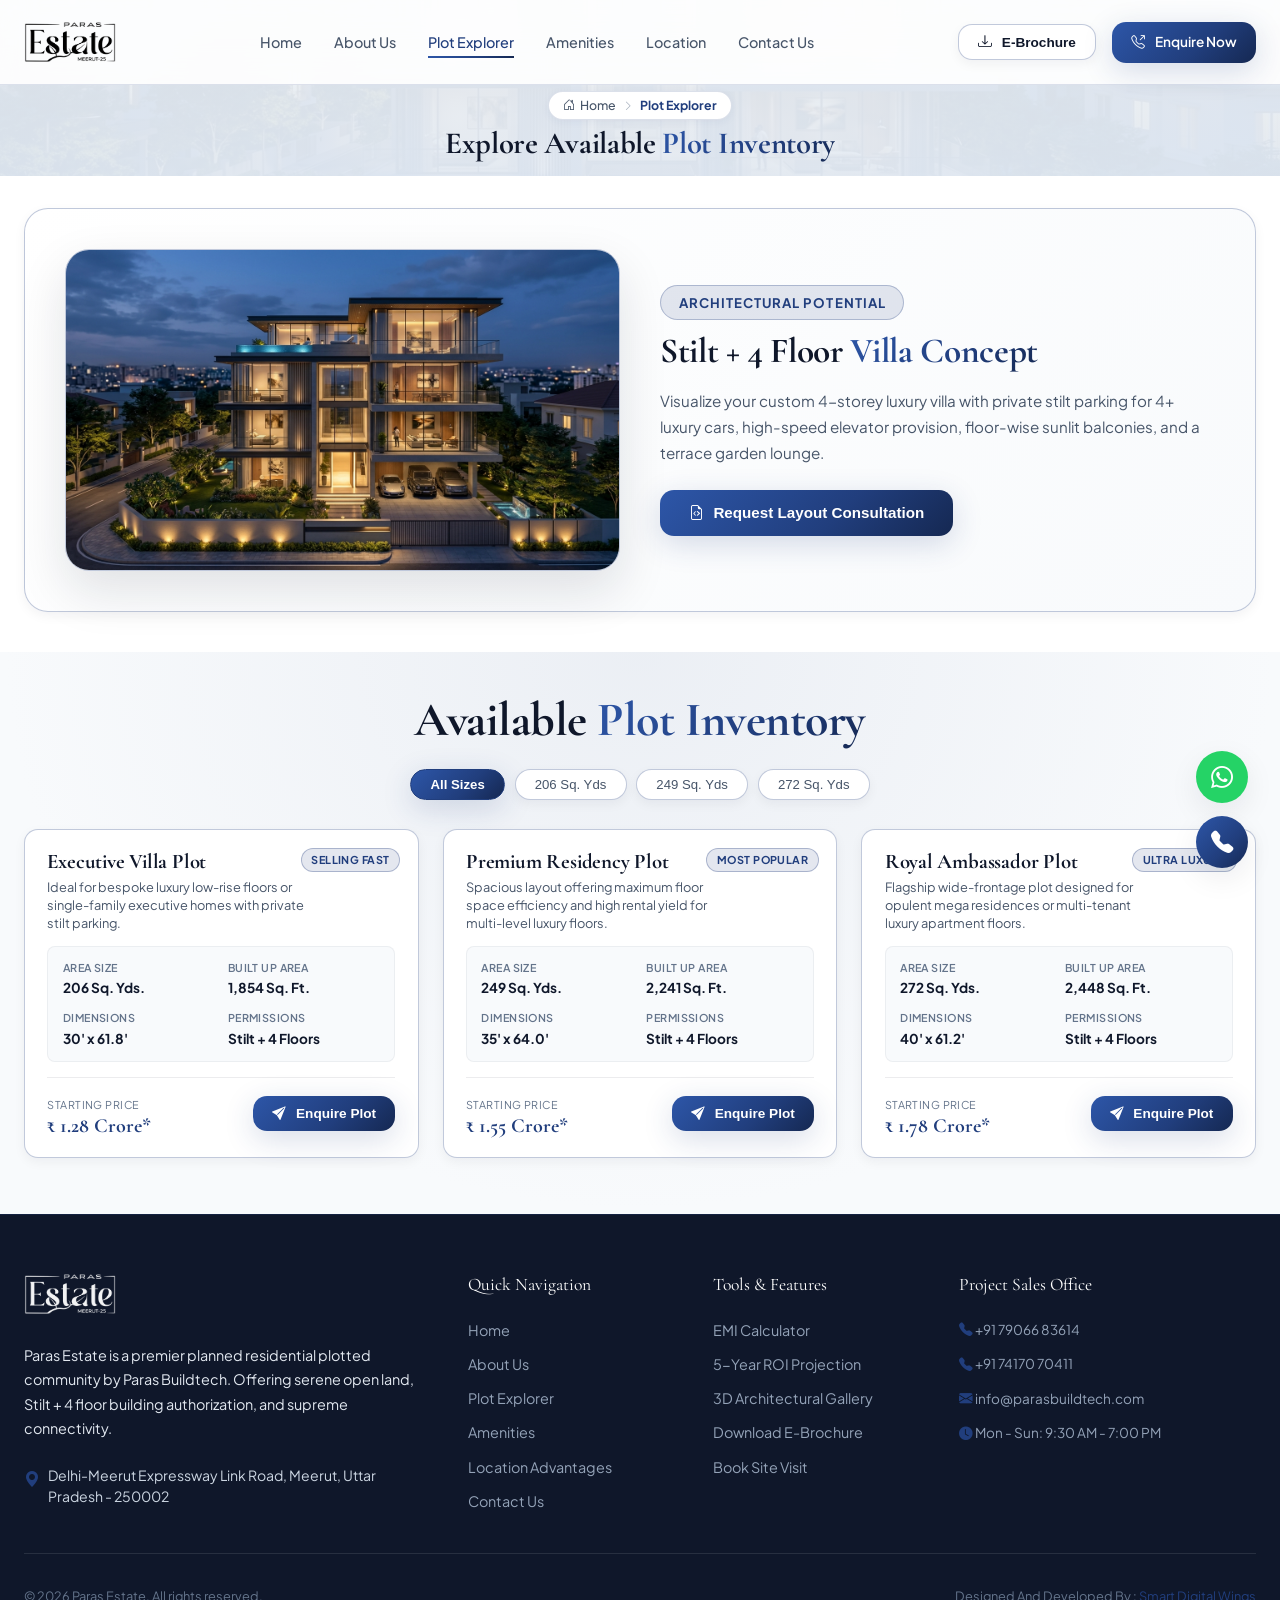
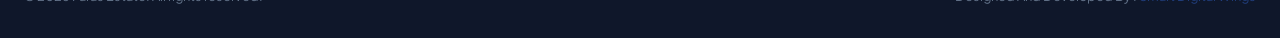
<file: plots.html>
<!DOCTYPE html>
<html lang="en">
<head>
    <meta charset="UTF-8">
    <meta name="viewport" content="width=device-width, initial-scale=1.0">
    <title>Residential Plot Sizes & Pricing | Paras Estate</title>
    <meta name="description" content="Explore available residential plots from 73 to 179 Sq. Yds. at Paras Estate. Stilt + 4 floors authorized with separate floor registry.">
    
    <!-- Google Fonts & Icons -->
    <link rel="preconnect" href="https://fonts.googleapis.com">
    <link rel="preconnect" href="https://fonts.gstatic.com" crossorigin>
    <link href="https://fonts.googleapis.com/css2?family=Cormorant+Garamond:ital,wght@0,400;0,500;0,600;0,700;1,400;1,600&family=Outfit:wght@400;500;600;700&family=Plus+Jakarta+Sans:wght@300;400;500;600;700;800&display=swap" rel="stylesheet">
    <link rel="stylesheet" href="https://cdn.jsdelivr.net/npm/bootstrap-icons@1.11.3/font/bootstrap-icons.min.css">

    <!-- Favicon -->
    <link rel="icon" type="image/png" href="assets/logo/paras-logo.png">

    <!-- Core Stylesheet -->
    <link rel="stylesheet" href="assets/css/styles.css?v=3.2">
</head>
<body>

    <!-- Header Navigation -->
    <header class="header">
        <div class="container">
            <nav class="navbar">
                <a href="index.html" class="brand-logo">
                    <img src="assets/logo/paras-logo.png" alt="Paras Estate" class="brand-logo-img" style="height: 46px; max-height: 50px; width: auto; max-width: 180px; object-fit: contain;">
                </a>

                <ul class="nav-links">
                    <li><a href="index.html" class="nav-link">Home</a></li>
                    <li><a href="about.html" class="nav-link">About Us</a></li>
                    <li><a href="plots.html" class="nav-link active">Plot Explorer</a></li>
                    <li><a href="amenities.html" class="nav-link">Amenities</a></li>
                    <li><a href="location.html" class="nav-link">Location</a></li>
                    <li><a href="contact.html" class="nav-link">Contact Us</a></li>
                </ul>

                <div class="nav-actions">
                    <button class="btn btn-outline btn-sm" onclick="openBrochureModal()">
                        <i class="bi bi-download"></i> E-Brochure
                    </button>
                    <a href="tel:+917906683614" class="btn btn-primary btn-sm" aria-label="Call +91 79066 83614">
                        <i class="bi bi-telephone-outbound"></i> Enquire Now
                    </a>
                    <button class="mobile-toggle" id="mobileToggle" aria-label="Toggle navigation">
                        <i class="bi bi-list"></i>
                    </button>
                </div>
            </nav>
        </div>
    </header>

    <!-- Mobile Navigation Drawer -->
    <div class="drawer-overlay" id="drawerOverlay"></div>
    <aside class="mobile-drawer" id="mobileDrawer">
        <div style="display: flex; align-items: center; justify-content: space-between;">
            <a href="index.html" class="brand-logo">
                <img src="assets/logo/paras-logo.png" alt="Paras Estate" class="brand-logo-img" style="height: 40px; width: auto; max-width: 160px; object-fit: contain;">
            </a>
            <button style="background: transparent; border: none; color: var(--text-primary); font-size: 1.5rem;" id="drawerClose">
                <i class="bi bi-x-lg"></i>
            </button>
        </div>

        <ul style="list-style: none; display: flex; flex-direction: column; gap: 1.25rem; margin-top: 1rem;">
            <li><a href="index.html" class="mobile-nav-link"><i class="bi bi-house-door"></i> Home</a></li>
            <li><a href="about.html" class="mobile-nav-link"><i class="bi bi-info-circle"></i> About Us</a></li>
            <li><a href="plots.html" class="mobile-nav-link active"><i class="bi bi-bounding-box-circles"></i> Plot Explorer</a></li>
            <li><a href="amenities.html" class="mobile-nav-link"><i class="bi bi-stars"></i> Amenities</a></li>
            <li><a href="location.html" class="mobile-nav-link"><i class="bi bi-geo-alt"></i> Location</a></li>
            <li><a href="contact.html" class="mobile-nav-link"><i class="bi bi-telephone"></i> Contact Us</a></li>
        </ul>

        <div style="margin-top: auto; display: flex; flex-direction: column; gap: 0.8rem; padding-top: 1.5rem; border-top: 1px solid var(--border-color);">
            <a href="tel:+917906683614" class="btn btn-primary" style="text-decoration: none;">
                <i class="bi bi-telephone-outbound"></i> Call: +91 79066 83614
            </a>
            <button class="btn btn-outline" onclick="openBrochureModal()">
                <i class="bi bi-download"></i> Download E-Brochure
            </button>
            <button class="btn btn-primary" onclick="openEnquireModal('Plot Explorer Page')" style="background: var(--navy-gradient); color: #fff;">
                <i class="bi bi-calendar-check"></i> Book Site Visit
            </button>
        </div>
    </aside>

    <!-- Subpage Hero Banner -->
    <section class="subpage-hero" style="background-image: linear-gradient(to bottom, rgba(237, 243, 250, 0.92), rgba(228, 237, 248, 0.95)), url('assets/images/villa.jpg');">
        <div class="container">
            <div class="text-center subpage-hero-content">
                <nav class="breadcrumb-nav" aria-label="breadcrumb">
                    <ol class="breadcrumb-list">
                        <li><a href="index.html"><i class="bi bi-house-door"></i> Home</a></li>
                        <li class="separator"><i class="bi bi-chevron-right"></i></li>
                        <li class="active">Plot Explorer</li>
                    </ol>
                </nav>
                <h1>Explore Available <span class="gold-text">Plot Inventory</span></h1>
            </div>
        </div>
    </section>

    <!-- Visual Villa Render Showcase Card -->
    <section style="padding: 2rem 0 2.5rem 0; background: #ffffff;">
        <div class="container">
            <div class="glass-card" style="padding: clamp(1.2rem, 3.5vw, 2.5rem); background: linear-gradient(135deg, #ffffff 0%, #f8fafc 100%);">
                <div class="responsive-2col-grid" style="gap: 2.5rem; align-items: center;">
                    <div style="border-radius: var(--radius-lg); overflow: hidden; border: 1px solid var(--border-color); box-shadow: var(--shadow-lg);">
                        <img src="assets/images/villa.jpg" alt="Luxury Villa Architecture Render" style="width: 100%; height: 320px; max-height: 380px; object-fit: cover;">
                    </div>
                    <div>
                        <span class="section-tag">ARCHITECTURAL POTENTIAL</span>
                        <h2 style="font-size: clamp(1.5rem, 3vw, 2.2rem); margin-bottom: 1rem;">Stilt + 4 Floor <span class="gold-text">Villa Concept</span></h2>
                        <p style="color: var(--text-secondary); margin-bottom: 1.5rem; font-size: 0.95rem; line-height: 1.7;">
                            Visualize your custom 4-storey luxury villa with private stilt parking for 4+ luxury cars, high-speed elevator provision, floor-wise sunlit balconies, and a terrace garden lounge.
                        </p>
                        <button class="btn btn-primary" onclick="openEnquireModal('Stilt + 4 Villa Layout Consultation')">
                            <i class="bi bi-file-earmark-code"></i> Request Layout Consultation
                        </button>
                    </div>
                </div>
            </div>
        </div>
    </section>

    <!-- Interactive Plot Explorer -->
    <section class="plot-explorer" style="padding: 2.5rem 0 3.5rem 0;">
        <div class="container">
            <div class="text-center">
                <h2 class="section-title">Available <span class="gold-text">Plot Inventory</span></h2>
                <div class="plot-filter-tabs">
                    <button class="filter-btn active" data-filter="all">All Sizes</button>
                    <button class="filter-btn" data-filter="206-sqyd">206 Sq. Yds</button>
                    <button class="filter-btn" data-filter="249-sqyd">249 Sq. Yds</button>
                    <button class="filter-btn" data-filter="272-sqyd">272 Sq. Yds</button>
                </div>
            </div>

            <!-- Dynamic Plot Grid -->
            <div class="plot-grid" id="plotGrid"></div>
        </div>
    </section>

    <!-- Footer -->
    <!-- Floating Quick Action Widget -->
    <div class="floating-actions">
        <a href="https://wa.me/917906683614?text=Hi,%20I%20am%20interested%20in%20Paras%20Estate%20residential%20plots."
            target="_blank" class="float-btn float-whatsapp" aria-label="Chat on WhatsApp">
            <i class="bi bi-whatsapp"></i>
        </a>
        <a href="tel:+917906683614" class="float-btn float-call" aria-label="Call Sales Office">
            <i class="bi bi-telephone-fill"></i>
        </a>
    </div>

    <footer class="footer">
        <div class="container">
            <div class="footer-grid">
                <div>
                    <a href="index.html" class="brand-logo" style="margin-bottom: 1.2rem; display: inline-block;">
                        <img src="assets/logo/paras-logo.png" alt="Paras Estate" class="brand-logo-img brand-logo-footer" style="height: 48px; width: auto; max-width: 180px; object-fit: contain;">
                    </a>
                    <p class="footer-desc" style="font-size: 0.9rem; line-height: 1.7; color: #e2e8f0; margin-bottom: 1.5rem;">
                        Paras Estate is a premier planned residential plotted community by Paras Buildtech. Offering serene open land, Stilt + 4 floor building authorization, and supreme connectivity.
                    </p>
                    <div class="footer-address" style="font-size: 0.88rem; color: #cbd5e1; display: flex; align-items: flex-start; gap: 0.5rem; line-height: 1.5;">
                        <i class="bi bi-geo-alt-fill" style="color: var(--primary-gold); margin-top: 2px; font-size: 1rem; flex-shrink: 0;"></i>
                        <span>Delhi-Meerut Expressway Link Road, Meerut, Uttar Pradesh - 250002</span>
                    </div>
                </div>

                <div>
                    <div class="footer-col-title">Quick Navigation</div>
                    <ul class="footer-links">
                        <li><a href="index.html">Home</a></li>
                        <li><a href="about.html">About Us</a></li>
                        <li><a href="plots.html">Plot Explorer</a></li>
                        <li><a href="amenities.html">Amenities</a></li>
                        <li><a href="location.html">Location Advantages</a></li>
                        <li><a href="contact.html">Contact Us</a></li>
                    </ul>
                </div>

                <div>
                    <div class="footer-col-title">Tools & Features</div>
                    <ul class="footer-links">
                        <li><a href="index.html#calculator">EMI Calculator</a></li>
                        <li><a href="index.html#calculator">5-Year ROI Projection</a></li>
                        <li><a href="index.html#gallery">3D Architectural Gallery</a></li>
                        <li><a href="javascript:void(0)" onclick="openBrochureModal()">Download E-Brochure</a></li>
                        <li><a href="javascript:void(0)" onclick="openEnquireModal()">Book Site Visit</a></li>
                    </ul>
                </div>

                <div>
                    <div class="footer-col-title">Project Sales Office</div>
                    <div style="display: flex; flex-direction: column; gap: 0.8rem; font-size: 0.85rem;">
                        <div><i class="bi bi-telephone-fill" style="color: var(--primary-gold);"></i> <a href="tel:+917906683614" style="color: inherit; text-decoration: none;">+91 79066 83614</a></div>
                        <div><i class="bi bi-telephone-fill" style="color: var(--primary-gold);"></i> <a href="tel:+917417070411" style="color: inherit; text-decoration: none;">+91 74170 70411</a></div>
                        <div><i class="bi bi-envelope-fill" style="color: var(--primary-gold);"></i> info@parasbuildtech.com</div>
                        <div><i class="bi bi-clock-fill" style="color: var(--primary-gold);"></i> Mon - Sun: 9:30 AM - 7:00 PM</div>
                    </div>
                </div>
            </div>

            <div class="footer-bottom">
                <div>© 2026 Paras Estate. All rights reserved.</div>
                <div>Designed And Developed By : <a href="https://smartdigitalwings.com/" target="_blank" rel="noopener noreferrer">Smart Digital Wings</a></div>
            </div>
        </div>
    </footer>

    <!-- Modals -->
    <div class="modal-overlay" id="enquireModal">
        <div class="modal-card">
            <button class="modal-close-btn">&times;</button>
            <h3 style="font-size: 1.5rem; color: var(--primary-gold); margin-bottom: 0.4rem;">Plot Inquiry</h3>
            <form id="enquireForm">
                <div class="form-group">
                    <label class="form-label">Full Name *</label>
                    <input type="text" class="form-input" placeholder="e.g. Vikram Singh" required>
                </div>
                <div class="form-group">
                    <label class="form-label">Phone Number *</label>
                    <input type="tel" class="form-input" placeholder="+91 98765 43210" required>
                </div>
                <button type="submit" class="btn btn-primary" style="width: 100%; margin-top: 1rem;">Submit Inquiry</button>
            </form>
        </div>
    </div>

    <div class="modal-overlay" id="brochureModal">
        <div class="modal-card">
            <button class="modal-close-btn">&times;</button>
            <h3 style="font-size: 1.5rem; color: var(--primary-gold); margin-bottom: 0.4rem;">Download E-Brochure</h3>
            <form id="brochureForm">
                <div class="form-group">
                    <label class="form-label">WhatsApp Number *</label>
                    <input type="tel" class="form-input" placeholder="+91 98765 43210" required>
                </div>
                <button type="submit" class="btn btn-primary" style="width: 100%; margin-top: 1rem;">Download PDF</button>
            </form>
        </div>
    </div>

    <script src="assets/js/script.js?v=3.2"></script>
</body>
</html>
</file>
<file: assets/css/styles.css>
/* ==========================================================================
   PARAS ESTATE - Luxury Residential Plotted Township
   Premium White Theme Design System
   ========================================================================== */

@import url('https://fonts.googleapis.com/css2?family=Cormorant+Garamond:ital,wght@0,400;0,500;0,600;0,700;1,400;1,600&family=Outfit:wght@400;500;600;700&family=Plus+Jakarta+Sans:wght@300;400;500;600;700;800&display=swap');

:root {
    /* Color Palette - Premium White Luxury */
    --bg-dark: #f8fafc;
    --bg-dark-surface: #ffffff;
    --bg-card: #ffffff;
    --bg-glass: rgba(255, 255, 255, 0.92);
    --bg-glass-light: rgba(15, 23, 42, 0.03);

    --primary-gold: #213E7D;
    --primary-gold-hover: #172e5e;
    --gold-gradient: linear-gradient(135deg, #2d56a8 0%, #213E7D 60%, #152852 100%);
    --gold-glow: rgba(33, 62, 125, 0.2);

    --text-primary: #0f172a;
    --text-secondary: #475569;
    --text-muted: #64748b;
    --text-gold: #213E7D;

    --accent-green: #059669;
    --accent-emerald: #047857;
    --border-color: rgba(33, 62, 125, 0.28);
    --border-glass: rgba(15, 23, 42, 0.08);

    /* Fonts - Ultra Luxury Real Estate Typography */
    --font-heading: 'Cormorant Garamond', Georgia, serif;
    --font-body: 'Plus Jakarta Sans', -apple-system, BlinkMacSystemFont, sans-serif;
    --font-display: 'Outfit', sans-serif;

    /* Spacing & Transitions */
    --radius-sm: 8px;
    --radius-md: 14px;
    --radius-lg: 24px;
    --radius-full: 9999px;
    --transition-fast: 0.2s cubic-bezier(0.4, 0, 0.2, 1);
    --transition-smooth: 0.4s cubic-bezier(0.16, 1, 0.3, 1);

    /* Shadows */
    --shadow-sm: 0 4px 12px rgba(15, 23, 42, 0.05);
    --shadow-md: 0 10px 30px rgba(15, 23, 42, 0.08);
    --shadow-lg: 0 20px 50px rgba(15, 23, 42, 0.12);
    --shadow-gold: 0 8px 30px rgba(33, 62, 125, 0.18);
}

/* Reset & Base Setup */
*,
*::before,
*::after {
    box-sizing: border-box;
    margin: 0;
    padding: 0;
}

html {
    scroll-behavior: smooth;
    font-size: 16px;
    color-scheme: light;
}

body {
    background-color: var(--bg-dark);
    color: var(--text-primary);
    font-family: var(--font-body);
    line-height: 1.6;
    overflow-x: hidden;
    -webkit-font-smoothing: antialiased;
}

/* Typography Helpers */
h1,
h2,
h3,
h4,
h5,
h6 {
    font-family: var(--font-heading);
    font-weight: 700;
    line-height: 1.2;
    letter-spacing: -0.01em;
    color: var(--text-primary);
}

a {
    color: inherit;
    text-decoration: none;
    transition: var(--transition-fast);
}

img {
    max-width: 100%;
    height: auto;
    display: block;
}

/* Container */
.container {
    width: 100%;
    max-width: 1280px;
    margin: 0 auto;
    padding: 0 1.5rem;
}

/* Gradient Text */
.gold-text {
    background: var(--gold-gradient);
    -webkit-background-clip: text;
    -webkit-text-fill-color: transparent;
    display: inline-block;
}

/* Section Header */
.section-tag {
    display: inline-flex;
    align-items: center;
    gap: 0.5rem;
    padding: 0.4rem 1.1rem;
    border-radius: var(--radius-full);
    background: rgba(33, 62, 125, 0.12);
    border: 1px solid var(--border-color);
    color: var(--primary-gold);
    font-size: 0.825rem;
    font-weight: 700;
    text-transform: uppercase;
    letter-spacing: 0.08em;
    margin-bottom: 0.6rem;
}

.section-title {
    font-size: clamp(2rem, 4vw, 3rem);
    margin-bottom: 0.6rem;
    color: var(--text-primary);
}

.section-subtitle {
    font-size: 1.1rem;
    color: var(--text-secondary);
    max-width: 650px;
    margin: 0 auto 1.8rem auto;
}

.text-center {
    text-align: center;
}

/* Buttons */
.btn {
    display: inline-flex;
    align-items: center;
    justify-content: center;
    gap: 0.6rem;
    padding: 0.9rem 1.8rem;
    font-size: 0.95rem;
    font-weight: 600;
    border-radius: var(--radius-md);
    cursor: pointer;
    transition: var(--transition-smooth);
    border: none;
    outline: none;
    text-align: center;
    text-decoration: none;
}

.btn-primary {
    background: var(--gold-gradient);
    color: #ffffff;
    box-shadow: var(--shadow-gold);
    position: relative;
    overflow: hidden;
}

.btn-primary:hover {
    transform: translateY(-2px);
    box-shadow: 0 12px 35px rgba(33, 62, 125, 0.35);
    color: #ffffff;
}

.btn-outline {
    background: #ffffff;
    color: var(--text-primary);
    border: 1px solid var(--border-color);
    box-shadow: var(--shadow-sm);
}

.btn-outline:hover {
    background: rgba(33, 62, 125, 0.1);
    border-color: var(--primary-gold);
    color: var(--primary-gold);
    transform: translateY(-2px);
}

.btn-whatsapp {
    background: #25d366;
    color: #ffffff;
    box-shadow: 0 6px 20px rgba(37, 211, 102, 0.3);
}

.btn-whatsapp:hover {
    background: #20ba5a;
    color: #ffffff;
    transform: translateY(-2px);
    box-shadow: 0 10px 25px rgba(37, 211, 102, 0.45);
}

.btn-sm {
    padding: 0.6rem 1.2rem;
    font-size: 0.85rem;
}

/* Glass Card */
.glass-card {
    background: var(--bg-card);
    border: 1px solid var(--border-color);
    border-radius: var(--radius-lg);
    padding: 2rem;
    transition: var(--transition-smooth);
    box-shadow: var(--shadow-sm);
}

.glass-card:hover {
    border-color: var(--primary-gold);
    box-shadow: var(--shadow-md);
}

.vertical-title-link {
    color: var(--text-primary);
    text-decoration: none;
    display: inline-flex;
    align-items: center;
    gap: 0.45rem;
    transition: color var(--transition-fast);
}

.vertical-title-link:hover {
    color: var(--primary-gold);
}

.vertical-title-link i {
    font-size: 0.8rem;
    color: var(--primary-gold);
    opacity: 0.7;
    transition: transform var(--transition-fast), opacity var(--transition-fast);
}

.vertical-title-link:hover i {
    opacity: 1;
    transform: translate(2px, -2px);
}

/* ==========================================================================
   Header & Navigation
   ========================================================================== */
.header {
    position: fixed;
    top: 0;
    left: 0;
    right: 0;
    z-index: 1000;
    padding: 1.2rem 0;
    transition: var(--transition-smooth);
    background: rgba(255, 255, 255, 0.9);
    backdrop-filter: blur(16px);
    -webkit-backdrop-filter: blur(16px);
    border-bottom: 1px solid rgba(33, 62, 125, 0.15);
}

.header.scrolled {
    background: rgba(255, 255, 255, 0.98);
    padding: 0.8rem 0;
    border-bottom: 1px solid var(--border-color);
    box-shadow: var(--shadow-sm);
}

.navbar {
    display: flex;
    align-items: center;
    justify-content: space-between;
}

.brand-logo {
    display: inline-flex;
    align-items: center;
    gap: 0.8rem;
    text-decoration: none;
    line-height: 1;
}

.brand-logo-img,
.brand-logo img {
    height: 46px !important;
    width: auto !important;
    max-height: 50px !important;
    max-width: 180px !important;
    object-fit: contain !important;
    display: block !important;
    transition: transform var(--transition-fast), filter var(--transition-fast), opacity var(--transition-fast);
}

.brand-logo:hover .brand-logo-img {
    transform: scale(1.03);
}

/* Footer logo inversion for dark slate background */
.footer .brand-logo-img,
.brand-logo-footer {
    height: 50px;
    filter: brightness(0) invert(1);
    opacity: 0.95;
}

.footer .brand-logo:hover .brand-logo-img,
.brand-logo:hover .brand-logo-footer {
    opacity: 1;
    transform: scale(1.03);
}

@media (max-width: 768px) {
    .brand-logo-img {
        height: 40px;
    }
}

.brand-symbol {
    width: 44px;
    height: 44px;
    background: var(--gold-gradient);
    border-radius: var(--radius-sm);
    display: flex;
    align-items: center;
    justify-content: center;
    color: #ffffff;
    font-family: var(--font-heading);
    font-weight: 800;
    font-size: 1.5rem;
    box-shadow: var(--shadow-gold);
}

.brand-name {
    display: flex;
    flex-direction: column;
}

.brand-title {
    font-family: var(--font-heading);
    font-size: 1.35rem;
    font-weight: 700;
    color: var(--text-primary);
    letter-spacing: 0.05em;
    line-height: 1;
}

.brand-sub {
    font-size: 0.65rem;
    color: var(--primary-gold);
    letter-spacing: 0.25em;
    text-transform: uppercase;
    margin-top: 3px;
    font-weight: 600;
}

.nav-links {
    display: flex;
    align-items: center;
    gap: 2rem;
    list-style: none;
}

.nav-link {
    font-size: 0.9rem;
    font-weight: 500;
    color: var(--text-secondary);
    position: relative;
    padding: 0.4rem 0;
}

.nav-link:hover,
.nav-link.active {
    color: var(--primary-gold);
}

.nav-link::after {
    content: '';
    position: absolute;
    bottom: 0;
    left: 0;
    width: 0;
    height: 2px;
    background: var(--gold-gradient);
    transition: var(--transition-fast);
}

.nav-link:hover::after,
.nav-link.active::after {
    width: 100%;
}

.nav-actions {
    display: flex;
    align-items: center;
    gap: 1rem;
}

.mobile-toggle {
    display: none;
    background: transparent;
    border: none;
    color: var(--text-primary);
    font-size: 1.5rem;
    cursor: pointer;
}

/* Mobile Drawer */
.mobile-drawer {
    position: fixed;
    top: 0;
    right: -100%;
    width: 320px;
    max-width: 85vw;
    height: 100vh;
    height: 100dvh;
    background: #ffffff;
    border-left: 1px solid var(--border-color);
    z-index: 1001;
    padding: 2rem 1.5rem;
    display: flex;
    flex-direction: column;
    gap: 1.5rem;
    transition: right 0.35s cubic-bezier(0.16, 1, 0.3, 1);
    box-shadow: var(--shadow-lg);
    overflow-y: auto;
    -webkit-overflow-scrolling: touch;
}

.mobile-drawer.open {
    right: 0;
}

.mobile-nav-link {
    color: var(--text-primary) !important;
    font-size: 1.05rem;
    font-weight: 500;
    text-decoration: none;
    display: flex;
    align-items: center;
    gap: 0.75rem;
    padding: 0.35rem 0;
    transition: color var(--transition-fast), transform var(--transition-fast);
}

.mobile-nav-link i {
    color: var(--primary-gold);
    font-size: 1.15rem;
    width: 22px;
    text-align: center;
}

.mobile-nav-link:hover,
.mobile-nav-link.active {
    color: var(--primary-gold) !important;
    transform: translateX(4px);
    font-weight: 600;
}

.drawer-overlay {
    position: fixed;
    inset: 0;
    background: rgba(15, 23, 42, 0.5);
    backdrop-filter: blur(4px);
    -webkit-backdrop-filter: blur(4px);
    z-index: 1000;
    opacity: 0;
    pointer-events: none;
    transition: opacity var(--transition-fast);
}

.drawer-overlay.open {
    opacity: 1;
    pointer-events: auto;
}

/* ==========================================================================
   Subpage Hero Banner - Ultra-Compact with Breadcrumb (No Border, Distinct BG)
   ========================================================================== */
.subpage-hero {
    padding: 5.7rem 0 0.85rem 0;
    border-bottom: none;
    position: relative;
    background-color: #edf3fa;
    background-position: center;
    background-size: cover;
    background-repeat: no-repeat;
}

.subpage-hero-content {
    max-width: 760px;
    margin: 0 auto;
}

/* Breadcrumb Navigation */
.breadcrumb-nav {
    display: flex;
    justify-content: center;
    margin-bottom: 0.35rem;
}

.breadcrumb-list {
    display: inline-flex;
    align-items: center;
    gap: 0.45rem;
    list-style: none;
    padding: 0.22rem 0.85rem;
    background: #ffffff;
    border: 1px solid rgba(33, 62, 125, 0.16);
    border-radius: var(--radius-full);
    font-size: 0.775rem;
    font-weight: 500;
    box-shadow: 0 2px 8px rgba(33, 62, 125, 0.05);
}

.breadcrumb-list a {
    color: var(--text-secondary);
    text-decoration: none;
    display: inline-flex;
    align-items: center;
    gap: 0.35rem;
    transition: color var(--transition-fast);
}

.breadcrumb-list a:hover {
    color: var(--primary-gold);
}

.breadcrumb-list .separator {
    font-size: 0.65rem;
    color: var(--text-muted);
    opacity: 0.6;
    display: inline-flex;
    align-items: center;
}

.breadcrumb-list .active {
    color: var(--primary-gold);
    font-weight: 700;
}

.subpage-hero h1 {
    font-size: clamp(1.5rem, 2.4vw, 2.05rem);
    line-height: 1.2;
    margin-bottom: 0;
    color: var(--text-primary);
    font-weight: 700;
}

@media (max-width: 768px) {
    .subpage-hero {
        padding: 4.8rem 0 1rem 0;
    }
    .subpage-hero h1 {
        font-size: 1.35rem;
    }
    .breadcrumb-list {
        font-size: 0.72rem;
        padding: 0.18rem 0.65rem;
    }
}

/* ==========================================================================
   Hero Section - Full Clean Video Banner
   ========================================================================== */
.hero {
    position: relative;
    width: 100%;
    height: 100vh;
    min-height: 560px;
    display: flex;
    align-items: center;
    justify-content: center;
    padding: 0;
    overflow: hidden;
    background: #000000;
}

.hero-bg {
    position: absolute;
    inset: 0;
    width: 100%;
    height: 100%;
    z-index: 1;
}

.hero-bg-video {
    width: 100%;
    height: 100%;
    object-fit: cover;
    filter: none;
}

.hero-overlay {
    display: none;
}

.hero .container {
    position: relative;
    z-index: 3;
}

.hero-grid {
    display: grid;
    grid-template-columns: 1.15fr 0.85fr;
    gap: 2.5rem;
    align-items: center;
}

.hero-left {
    position: relative;
    z-index: 3;
}

.hero-badge {
    margin-bottom: 0.75rem;
}

.hero-badge .section-tag {
    background: rgba(33, 62, 125, 0.35);
    border-color: rgba(96, 165, 250, 0.5);
    color: #93c5fd;
    backdrop-filter: blur(8px);
    padding: 0.3rem 0.9rem;
    font-size: 0.775rem;
}

.hero-title {
    font-size: clamp(2rem, 3.8vw, 3.2rem);
    line-height: 1.15;
    margin-bottom: 0.85rem;
    color: #ffffff;
    font-weight: 800;
}

.hero-title .gold-text {
    background: linear-gradient(135deg, #93c5fd 0%, #60a5fa 50%, #3b82f6 100%);
    -webkit-background-clip: text;
    -webkit-text-fill-color: transparent;
    filter: drop-shadow(0 2px 10px rgba(33, 62, 125, 0.5));
}

.hero-description {
    font-size: 1rem;
    color: #e2e8f0;
    margin-bottom: 1.25rem;
    line-height: 1.6;
    font-weight: 400;
    max-width: 620px;
    text-shadow: 0 1px 3px rgba(0, 0, 0, 0.5);
}

.hero-actions {
    display: flex;
    flex-wrap: wrap;
    gap: 0.8rem;
    margin-bottom: 1.5rem;
}

.hero-actions .btn-outline {
    background: rgba(255, 255, 255, 0.12);
    color: #ffffff;
    border-color: rgba(255, 255, 255, 0.3);
    backdrop-filter: blur(8px);
}

.hero-actions .btn-outline:hover {
    background: rgba(33, 62, 125, 0.25);
    border-color: var(--primary-gold);
    color: #ffffff;
}

.hero-stats-grid {
    display: grid;
    grid-template-columns: repeat(4, 1fr);
    gap: 0.8rem;
    background: rgba(15, 23, 42, 0.75);
    backdrop-filter: blur(16px);
    -webkit-backdrop-filter: blur(16px);
    border: 1px solid rgba(33, 62, 125, 0.35);
    padding: 1rem 1.2rem;
    border-radius: var(--radius-md);
    box-shadow: 0 10px 30px rgba(0, 0, 0, 0.3);
}

.stat-item {
    display: flex;
    flex-direction: column;
}

.stat-number {
    font-family: var(--font-heading);
    font-size: 1.45rem;
    font-weight: 700;
    color: #93c5fd;
    line-height: 1;
}

.stat-label {
    font-size: 0.75rem;
    color: #94a3b8;
    margin-top: 0.25rem;
}

/* Hero Right Side Form Styling - Compact */
.hero-right {
    position: relative;
    z-index: 3;
}

.hero-form-card {
    background: rgba(255, 255, 255, 0.96);
    backdrop-filter: blur(20px);
    -webkit-backdrop-filter: blur(20px);
    border: 1px solid var(--border-color);
    border-radius: 28px;
    padding: 1.3rem 1.5rem;
    box-shadow: 0 15px 40px rgba(0, 0, 0, 0.35), var(--shadow-gold);
    transition: var(--transition-smooth);
    max-width: 440px;
    margin-left: auto;
    overflow: hidden;
}

.hero-form-card:hover {
    border-color: var(--primary-gold);
    box-shadow: 0 20px 50px rgba(0, 0, 0, 0.45), 0 0 30px rgba(33, 62, 125, 0.3);
}

.hero-form-header {
    margin-bottom: 0.85rem;
}

.form-badge {
    display: inline-flex;
    align-items: center;
    gap: 0.35rem;
    padding: 0.2rem 0.65rem;
    background: rgba(33, 62, 125, 0.15);
    border: 1px solid rgba(33, 62, 125, 0.3);
    border-radius: var(--radius-full);
    color: var(--primary-gold);
    font-size: 0.675rem;
    font-weight: 700;
    letter-spacing: 0.08em;
    margin-bottom: 0.4rem;
}

.hero-form-title {
    font-family: var(--font-heading);
    font-size: 1.45rem;
    font-weight: 700;
    color: var(--text-primary);
    line-height: 1.15;
}

.hero-form .form-group {
    margin-bottom: 0.65rem;
}

.hero-form .form-label {
    display: flex;
    align-items: center;
    gap: 0.35rem;
    font-size: 0.775rem;
    font-weight: 600;
    color: var(--text-primary);
    margin-bottom: 0.25rem;
}

.hero-form .form-label i {
    color: var(--primary-gold);
}

.hero-form .form-input {
    width: 100%;
    padding: 0.55rem 0.8rem;
    font-size: 0.875rem;
    border: 1px solid rgba(15, 23, 42, 0.16);
    border-radius: var(--radius-sm);
    background: #ffffff;
    color: var(--text-primary);
    transition: var(--transition-fast);
    font-family: inherit;
}

.hero-form .form-input:focus {
    outline: none;
    border-color: var(--primary-gold);
    box-shadow: 0 0 0 3px rgba(33, 62, 125, 0.18);
}

.btn-block {
    width: 100%;
}

.hero-submit-btn {
    padding: 0.65rem 1rem;
    font-size: 0.875rem;
    margin-top: 0.35rem;
    border-radius: var(--radius-sm);
}

.form-divider {
    display: flex;
    align-items: center;
    text-align: center;
    margin: 0.45rem 0;
    color: var(--text-muted);
    font-size: 0.7rem;
    font-weight: 700;
    letter-spacing: 0.08em;
}

.form-divider::before,
.form-divider::after {
    content: '';
    flex: 1;
    border-bottom: 1px solid rgba(15, 23, 42, 0.14);
}

.form-divider::before {
    margin-right: 0.5rem;
}

.form-divider::after {
    margin-left: 0.5rem;
}

.hero-whatsapp-btn {
    padding: 0.6rem 1rem;
    font-size: 0.85rem;
    margin-top: 0;
    border-radius: var(--radius-sm);
}

.form-privacy {
    margin-top: 0.6rem;
    display: flex;
    align-items: center;
    justify-content: center;
    gap: 0.35rem;
    font-size: 0.7rem;
    color: var(--text-muted);
    text-align: center;
}

.form-privacy i {
    color: var(--accent-emerald);
}

/* ==========================================================================
   Overview Section - Balanced Equal Height Layout
   ========================================================================== */
.overview {
    padding: 3.2rem 0;
    position: relative;
    background: #ffffff;
}

.overview-grid {
    display: grid;
    grid-template-columns: 1fr 1fr;
    gap: 3.5rem;
    align-items: center;
}

.overview-visual {
    position: relative;
}

.overview-img-container {
    position: relative;
    width: 100%;
    height: 480px;
    border-radius: var(--radius-lg);
    overflow: hidden;
    border: 1px solid var(--border-color);
    box-shadow: var(--shadow-md);
    background: #f8fafc;
}

.overview-img-container img {
    width: 100%;
    height: 100%;
    object-fit: cover;
    object-position: center;
    transition: var(--transition-smooth);
}

.overview-img-container:hover img {
    transform: scale(1.02);
}

.overview-floating-card {
    position: absolute;
    bottom: 1.2rem;
    right: 1.2rem;
    background: rgba(255, 255, 255, 0.95);
    backdrop-filter: blur(12px);
    -webkit-backdrop-filter: blur(12px);
    border: 1px solid var(--primary-gold);
    padding: 0.75rem 1.2rem;
    border-radius: var(--radius-md);
    box-shadow: var(--shadow-gold);
    display: flex;
    align-items: center;
    gap: 0.75rem;
    z-index: 5;
}

.floating-icon {
    width: 38px;
    height: 38px;
    border-radius: var(--radius-sm);
    background: rgba(33, 62, 125, 0.12);
    color: var(--primary-gold);
    display: flex;
    align-items: center;
    justify-content: center;
    font-size: 1.2rem;
    flex-shrink: 0;
}

.overview-content {
    height: 480px;
    display: flex;
    flex-direction: column;
    justify-content: space-between;
}

.overview-lead-text {
    color: var(--text-secondary);
    margin-bottom: 1.25rem;
    font-size: 1rem;
    line-height: 1.65;
}

.overview-minimal-grid {
    display: grid;
    grid-template-columns: 1fr 1fr;
    gap: 1.25rem 1.8rem;
    margin-top: auto;
    padding-top: 1.25rem;
    border-top: 1px solid rgba(33, 62, 125, 0.2);
}

.minimal-feature-item {
    display: flex;
    align-items: flex-start;
    gap: 0.85rem;
    padding: 0.2rem 0;
}

.minimal-feature-icon {
    width: 38px;
    height: 38px;
    border-radius: 50%;
    background: rgba(33, 62, 125, 0.12);
    color: var(--primary-gold);
    display: flex;
    align-items: center;
    justify-content: center;
    font-size: 1.15rem;
    flex-shrink: 0;
    transition: var(--transition-fast);
}

.minimal-feature-item:hover .minimal-feature-icon {
    background: var(--gold-gradient);
    color: #ffffff;
    transform: scale(1.08);
}

.minimal-feature-title {
    font-weight: 700;
    font-size: 0.925rem;
    color: var(--text-primary);
    line-height: 1.2;
    margin-bottom: 0.2rem;
}

.minimal-feature-desc {
    font-size: 0.775rem;
    color: var(--text-secondary);
    line-height: 1.35;
}

/* ==========================================================================
   Interactive Plot Explorer - Compact & Premium 3-Column Layout
   ========================================================================== */
.plot-explorer {
    padding: 2.5rem 0;
    background: radial-gradient(ellipse at top, rgba(33, 62, 125, 0.06) 0%, #f8fafc 70%);
}

.plot-filter-tabs {
    display: flex;
    justify-content: center;
    flex-wrap: wrap;
    gap: 0.6rem;
    margin-top: 1.2rem;
    margin-bottom: 1.8rem;
}

.filter-btn {
    padding: 0.45rem 1.2rem;
    border-radius: var(--radius-full);
    background: #ffffff;
    border: 1px solid var(--border-color);
    color: var(--text-secondary);
    font-size: 0.825rem;
    font-weight: 500;
    cursor: pointer;
    transition: var(--transition-fast);
    box-shadow: var(--shadow-sm);
}

.filter-btn:hover,
.filter-btn.active {
    background: var(--gold-gradient);
    color: #ffffff;
    border-color: var(--primary-gold);
    font-weight: 600;
    box-shadow: var(--shadow-gold);
}

.plot-grid {
    display: grid;
    grid-template-columns: repeat(3, 1fr);
    gap: 1.5rem;
}

.plot-card {
    background: #ffffff;
    border: 1px solid var(--border-color);
    border-radius: var(--radius-md);
    padding: 1.25rem 1.4rem;
    position: relative;
    transition: var(--transition-smooth);
    display: flex;
    flex-direction: column;
    justify-content: space-between;
    box-shadow: var(--shadow-sm);
}

.plot-card:hover {
    border-color: var(--primary-gold);
    transform: translateY(-4px);
    box-shadow: 0 15px 35px rgba(33, 62, 125, 0.16);
}

.plot-badge {
    position: absolute;
    top: 1.1rem;
    right: 1.1rem;
    background: rgba(33, 62, 125, 0.12);
    border: 1px solid rgba(33, 62, 125, 0.3);
    color: var(--primary-gold);
    padding: 0.15rem 0.6rem;
    border-radius: var(--radius-full);
    font-size: 0.675rem;
    font-weight: 700;
    letter-spacing: 0.04em;
    text-transform: uppercase;
}

.plot-card-header {
    margin-bottom: 0.65rem;
    padding-right: 4.5rem;
}

.plot-title {
    font-family: var(--font-heading);
    font-size: 1.3rem;
    font-weight: 700;
    color: var(--text-primary);
    margin-bottom: 0.25rem;
    line-height: 1.2;
}

.plot-desc {
    font-size: 0.8rem;
    color: var(--text-secondary);
    line-height: 1.4;
    margin-bottom: 0.8rem;
}

.plot-specs-grid {
    display: grid;
    grid-template-columns: 1fr 1fr;
    gap: 0.6rem 0.8rem;
    background: #f8fafc;
    border-radius: var(--radius-sm);
    padding: 0.75rem 0.9rem;
    border: 1px solid rgba(15, 23, 42, 0.05);
    margin-bottom: 0.9rem;
}

.spec-block {
    display: flex;
    flex-direction: column;
}

.spec-label {
    font-size: 0.675rem;
    color: var(--text-muted);
    text-transform: uppercase;
    letter-spacing: 0.04em;
    font-weight: 600;
}

.spec-value {
    font-size: 0.85rem;
    font-weight: 700;
    color: var(--text-primary);
    margin-top: 0.1rem;
}

.plot-card-footer {
    display: flex;
    align-items: center;
    justify-content: space-between;
    padding-top: 0.75rem;
    border-top: 1px solid rgba(15, 23, 42, 0.08);
}

.price-label {
    font-size: 0.675rem;
    color: var(--text-muted);
    text-transform: uppercase;
    letter-spacing: 0.04em;
}

.price-amount {
    font-family: var(--font-heading);
    font-size: 1.25rem;
    font-weight: 700;
    color: var(--primary-gold);
    line-height: 1.1;
}

/* ==========================================================================
   Amenities Section - Premium Image Hover Effects & 2-Line Text
   ========================================================================== */
.amenities {
    padding: 3.2rem 0;
    position: relative;
    background: #ffffff;
}

.amenities-grid {
    display: grid;
    grid-template-columns: repeat(auto-fit, minmax(320px, 1fr));
    gap: 2rem;
    margin-top: 1.5rem;
}

.amenity-card {
    background: #ffffff;
    border: 1px solid var(--border-color);
    border-radius: var(--radius-lg);
    overflow: hidden;
    box-shadow: var(--shadow-sm);
    transition: transform 0.4s cubic-bezier(0.16, 1, 0.3, 1), box-shadow 0.4s ease, border-color 0.4s ease;
    display: flex;
    flex-direction: column;
}

.amenity-card:hover {
    transform: translateY(-6px);
    border-color: var(--primary-gold);
    box-shadow: 0 18px 40px rgba(33, 62, 125, 0.18);
}

.amenity-img-box {
    height: 220px;
    overflow: hidden;
    position: relative;
    background: #0f172a;
}

.amenity-card-img {
    width: 100%;
    height: 100%;
    object-fit: cover;
    transition: transform 0.6s cubic-bezier(0.16, 1, 0.3, 1), filter 0.6s ease;
}

.amenity-card:hover .amenity-card-img {
    transform: scale(1.08);
    filter: brightness(1.05) contrast(1.05);
}

.amenity-badge {
    position: absolute;
    top: 1rem;
    left: 1rem;
    color: #ffffff;
    font-size: 0.7rem;
    font-weight: 700;
    letter-spacing: 0.05em;
    padding: 0.3rem 0.75rem;
    border-radius: var(--radius-full);
    text-transform: uppercase;
    box-shadow: 0 4px 12px rgba(0, 0, 0, 0.25);
    z-index: 2;
}

.amenity-card-body {
    padding: 1.5rem 1.6rem;
    display: flex;
    flex-direction: column;
    flex-grow: 1;
}

.amenity-card-title {
    font-family: var(--font-heading);
    font-size: 1.35rem;
    font-weight: 700;
    color: var(--text-primary);
    margin-bottom: 0.4rem;
}

.amenity-card-desc {
    font-size: 0.85rem;
    color: var(--text-secondary);
    line-height: 1.5;
    margin-bottom: 0.85rem;
    display: -webkit-box;
    -webkit-line-clamp: 2;
    -webkit-box-orient: vertical;
    overflow: hidden;
}

.amenity-tags {
    display: flex;
    align-items: center;
    gap: 0.6rem;
    font-size: 0.775rem;
    font-weight: 600;
    margin-top: auto;
}

/* ==========================================================================
   Mid-Page WhatsApp Instant Consultation CTA Banner
   ========================================================================== */
.whatsapp-cta-section {
    padding: 1.8rem 0;
    background: #ffffff;
    border-top: 1px solid var(--border-glass);
    border-bottom: 1px solid var(--border-glass);
}

.whatsapp-cta-card {
    background: linear-gradient(135deg, #042f2e 0%, #0f172a 60%, #064e3b 100%);
    border: 1px solid rgba(37, 211, 102, 0.45);
    border-radius: 28px;
    padding: 2.2rem 2.8rem;
    display: flex;
    align-items: center;
    justify-content: space-between;
    box-shadow: 0 20px 50px rgba(4, 47, 46, 0.35), 0 0 30px rgba(37, 211, 102, 0.15);
    position: relative;
    overflow: hidden;
    gap: 2rem;
}

.whatsapp-cta-left {
    display: flex;
    align-items: center;
    gap: 1.6rem;
    max-width: 620px;
    flex-grow: 1;
}

.whatsapp-icon-pulse {
    width: 64px;
    height: 64px;
    border-radius: 50%;
    background: #25d366;
    color: #ffffff;
    display: flex;
    align-items: center;
    justify-content: center;
    font-size: 2.2rem;
    flex-shrink: 0;
    box-shadow: 0 0 25px rgba(37, 211, 102, 0.6);
    animation: waPulse 2s infinite;
}

@keyframes waPulse {
    0% {
        box-shadow: 0 0 0 0 rgba(37, 211, 102, 0.7);
    }

    70% {
        box-shadow: 0 0 0 15px rgba(37, 211, 102, 0);
    }

    100% {
        box-shadow: 0 0 0 0 rgba(37, 211, 102, 0);
    }
}

.whatsapp-cta-tag {
    color: #34d399;
    font-size: 0.75rem;
    font-weight: 800;
    letter-spacing: 0.08em;
    margin-bottom: 0.4rem;
    display: flex;
    align-items: center;
    gap: 0.4rem;
}

.whatsapp-cta-title {
    color: #ffffff;
    font-family: var(--font-heading);
    font-size: 1.7rem;
    font-weight: 700;
    line-height: 1.25;
    margin-bottom: 0.4rem;
}

.whatsapp-cta-desc {
    color: #94a3b8;
    font-size: 0.875rem;
    line-height: 1.5;
}

.whatsapp-cta-actions {
    display: flex;
    align-items: center;
    gap: 1rem;
    margin-left: auto;
    justify-content: flex-end;
    flex-shrink: 0;
}

@media (max-width: 992px) {
    .whatsapp-cta-card {
        flex-direction: column;
        align-items: flex-start;
        padding: 2rem;
    }

    .whatsapp-cta-actions {
        width: 100%;
    }

    .whatsapp-cta-actions .btn {
        flex: 1;
        justify-content: center;
    }
}

/* ==========================================================================
   Location & Strategic Matrix
   ========================================================================== */
.location {
    padding: 3.2rem 0;
    background: #f8fafc;
    border-top: 1px solid var(--border-glass);
    border-bottom: 1px solid var(--border-glass);
}

.location-wrapper {
    display: grid;
    grid-template-columns: 1fr 1fr;
    gap: 4rem;
    align-items: stretch;
}

.connectivity-matrix {
    display: flex;
    flex-direction: column;
    gap: 1.2rem;
}

.matrix-item {
    background: #ffffff;
    border: 1px solid var(--border-glass);
    border-radius: var(--radius-md);
    padding: 1.2rem 1.5rem;
    display: flex;
    align-items: center;
    justify-content: space-between;
    transition: var(--transition-fast);
    box-shadow: var(--shadow-sm);
}

.matrix-item:hover {
    border-color: var(--primary-gold);
    transform: translateX(4px);
}

.matrix-info {
    display: flex;
    align-items: center;
    gap: 1rem;
}

.matrix-icon {
    width: 42px;
    height: 42px;
    border-radius: var(--radius-sm);
    background: rgba(33, 62, 125, 0.12);
    color: var(--primary-gold);
    display: flex;
    align-items: center;
    justify-content: center;
    font-size: 1.2rem;
}

.matrix-title {
    font-size: 1rem;
    font-weight: 600;
    color: var(--text-primary);
}

.matrix-sub {
    font-size: 0.8rem;
    color: var(--text-secondary);
}

.matrix-time {
    padding: 0.35rem 0.9rem;
    background: rgba(5, 150, 105, 0.12);
    border: 1px solid var(--accent-green);
    color: var(--accent-green);
    border-radius: var(--radius-full);
    font-size: 0.8rem;
    font-weight: 600;
}

/* Compact Matrix & Equal Height Feature Section */
.location-feature-section {
    padding: 2rem 0 2.5rem 0;
    background: #ffffff;
}

.location-feature-grid {
    display: grid;
    grid-template-columns: 1.15fr 0.85fr;
    gap: 2.5rem;
    align-items: stretch;
}

.location-feature-list {
    display: flex;
    flex-direction: column;
    gap: 0.75rem;
}

.matrix-item.compact {
    padding: 0.85rem 1.2rem;
    gap: 1rem;
}

.matrix-item.compact .matrix-icon {
    width: 38px;
    height: 38px;
    font-size: 1.1rem;
    flex-shrink: 0;
}

.matrix-item.compact .matrix-title {
    font-size: 0.95rem;
}

.matrix-item.compact .matrix-sub {
    font-size: 0.78rem;
}

.location-visual-card {
    border-radius: var(--radius-lg);
    overflow: hidden;
    border: 1px solid var(--border-color);
    box-shadow: var(--shadow-lg);
    height: 100%;
    min-height: 100%;
    display: flex;
    flex-direction: column;
    position: relative;
}

.location-visual-img {
    width: 100%;
    height: 100%;
    min-height: 360px;
    object-fit: cover;
    display: block;
    flex: 1;
    transition: transform 0.6s cubic-bezier(0.16, 1, 0.3, 1);
}

.location-visual-card:hover .location-visual-img {
    transform: scale(1.03);
}

.location-visual-overlay {
    position: absolute;
    bottom: 1.25rem;
    left: 1.25rem;
    right: 1.25rem;
    background: rgba(15, 23, 42, 0.82);
    backdrop-filter: blur(10px);
    -webkit-backdrop-filter: blur(10px);
    padding: 0.75rem 1.1rem;
    border-radius: var(--radius-md);
    border: 1px solid rgba(255, 255, 255, 0.15);
    color: #ffffff;
    display: flex;
    align-items: center;
    justify-content: space-between;
    gap: 0.75rem;
    box-shadow: 0 8px 24px rgba(0, 0, 0, 0.25);
}

.location-visual-overlay-left {
    font-size: 0.85rem;
    font-weight: 500;
    display: flex;
    align-items: center;
    gap: 0.5rem;
    color: #f1f5f9;
}

.location-visual-overlay-left i {
    color: var(--primary-gold);
    font-size: 1rem;
}

.location-visual-overlay-badge {
    font-size: 0.72rem;
    color: var(--primary-gold);
    background: rgba(33, 62, 125, 0.18);
    border: 1px solid rgba(33, 62, 125, 0.4);
    padding: 0.25rem 0.65rem;
    border-radius: var(--radius-full);
    font-weight: 600;
    text-transform: uppercase;
    letter-spacing: 0.5px;
    white-space: nowrap;
}

@media (max-width: 992px) {
    .location-feature-grid {
        grid-template-columns: 1fr;
        gap: 2rem;
    }

    .location-visual-card {
        min-height: 320px;
        max-height: 420px;
    }
}

.location-premium-card {
    background: linear-gradient(145deg, #0f172a 0%, #1e293b 100%);
    border: 1px solid rgba(33, 62, 125, 0.35);
    border-radius: var(--radius-md);
    padding: 1.6rem;
    position: relative;
    overflow: hidden;
    box-shadow: 0 25px 50px -12px rgba(0, 0, 0, 0.4), 0 0 30px rgba(33, 62, 125, 0.12);
    display: flex;
    flex-direction: column;
    justify-content: space-between;
    height: 100%;
}

.location-card-header {
    display: flex;
    align-items: center;
    justify-content: space-between;
    z-index: 5;
}

.location-header-title {
    display: flex;
    align-items: center;
    gap: 0.6rem;
    color: #ffffff;
    font-weight: 700;
    font-size: 0.95rem;
    letter-spacing: 0.05em;
}

.gold-icon {
    color: var(--primary-gold);
    font-size: 1.2rem;
}

.location-live-badge {
    background: rgba(33, 62, 125, 0.15);
    border: 1px solid rgba(33, 62, 125, 0.4);
    color: var(--primary-gold);
    padding: 0.25rem 0.75rem;
    border-radius: var(--radius-full);
    font-size: 0.725rem;
    font-weight: 600;
    display: flex;
    align-items: center;
    gap: 0.4rem;
}

.badge-dot {
    width: 6px;
    height: 6px;
    border-radius: 50%;
    background: #10b981;
    box-shadow: 0 0 8px #10b981;
    animation: pulseGlow 1.8s infinite;
}

.radar-visual-container {
    position: relative;
    width: 100%;
    height: 290px;
    display: flex;
    align-items: center;
    justify-content: center;
    margin: 0.5rem 0;
}

.radar-circle {
    position: absolute;
    border-radius: 50%;
    border: 1px dashed rgba(33, 62, 125, 0.25);
    pointer-events: none;
}

.circle-1 {
    width: 130px;
    height: 130px;
    border-style: solid;
    border-color: rgba(33, 62, 125, 0.35);
}

.circle-2 {
    width: 210px;
    height: 210px;
}

.circle-3 {
    width: 280px;
    height: 280px;
}

.radar-sweep {
    position: absolute;
    width: 280px;
    height: 280px;
    border-radius: 50%;
    background: conic-gradient(from 0deg at 50% 50%, rgba(33, 62, 125, 0.2) 0deg, transparent 60deg, transparent 360deg);
    animation: rotateSweep 8s linear infinite;
    pointer-events: none;
}

@keyframes rotateSweep {
    from {
        transform: rotate(0deg);
    }

    to {
        transform: rotate(360deg);
    }
}

.radar-center-pin {
    position: relative;
    z-index: 4;
    display: flex;
    flex-direction: column;
    align-items: center;
}

.radar-pulse {
    position: absolute;
    top: 50%;
    left: 50%;
    transform: translate(-50%, -50%);
    width: 48px;
    height: 48px;
    border-radius: 50%;
    background: rgba(33, 62, 125, 0.3);
    animation: radarPulse 2s ease-out infinite;
}

@keyframes radarPulse {
    0% {
        width: 36px;
        height: 36px;
        opacity: 1;
    }

    100% {
        width: 85px;
        height: 85px;
        opacity: 0;
    }
}

.radar-pin-icon {
    width: 42px;
    height: 42px;
    border-radius: 50%;
    background: var(--gold-gradient);
    color: #ffffff;
    display: flex;
    align-items: center;
    justify-content: center;
    font-size: 1.2rem;
    box-shadow: 0 0 20px rgba(33, 62, 125, 0.6);
    position: relative;
    z-index: 2;
}

.radar-pin-label {
    background: rgba(15, 23, 42, 0.92);
    border: 1px solid var(--primary-gold);
    color: #ffffff;
    font-size: 0.7rem;
    font-weight: 800;
    letter-spacing: 0.05em;
    padding: 0.2rem 0.55rem;
    border-radius: var(--radius-sm);
    margin-top: 0.35rem;
    white-space: nowrap;
    box-shadow: 0 4px 12px rgba(0, 0, 0, 0.4);
    z-index: 2;
}

.landmark-chip {
    position: absolute;
    z-index: 5;
    background: rgba(15, 23, 42, 0.88);
    backdrop-filter: blur(10px);
    border: 1px solid rgba(255, 255, 255, 0.14);
    border-radius: var(--radius-md);
    padding: 0.4rem 0.7rem;
    display: flex;
    align-items: center;
    gap: 0.5rem;
    transition: transform 0.3s ease, border-color 0.3s ease, background 0.3s ease;
    box-shadow: 0 8px 20px rgba(0, 0, 0, 0.35);
}

.landmark-chip:hover {
    transform: scale(1.06);
    border-color: var(--primary-gold);
    background: rgba(30, 41, 59, 0.95);
}

.landmark-chip i {
    font-size: 1.05rem;
    color: var(--primary-gold);
}

.chip-title {
    display: block;
    font-size: 0.7rem;
    font-weight: 700;
    color: #ffffff;
    line-height: 1.1;
}

.chip-time {
    display: block;
    font-size: 0.65rem;
    color: var(--accent-green);
    font-weight: 600;
    margin-top: 0.1rem;
}

.chip-top-left {
    top: 6%;
    left: 0%;
}

.chip-top-right {
    top: 6%;
    right: 0%;
}

.chip-bottom-left {
    bottom: 6%;
    left: 0%;
}

.chip-bottom-right {
    bottom: 6%;
    right: 0%;
}

.location-metrics-bar {
    z-index: 5;
    background: rgba(255, 255, 255, 0.05);
    border: 1px solid rgba(255, 255, 255, 0.1);
    border-radius: var(--radius-md);
    padding: 0.7rem 0.9rem;
    display: flex;
    align-items: center;
    justify-content: space-around;
}

.metric-item {
    display: flex;
    flex-direction: column;
    align-items: center;
    text-align: center;
}

.metric-val {
    font-family: var(--font-heading);
    font-size: 1.05rem;
    font-weight: 700;
    color: var(--primary-gold);
    line-height: 1.1;
}

.metric-lbl {
    font-size: 0.65rem;
    color: #94a3b8;
    text-transform: uppercase;
    letter-spacing: 0.04em;
    margin-top: 0.15rem;
}

.metric-divider {
    width: 1px;
    height: 22px;
    background: rgba(255, 255, 255, 0.12);
}

@keyframes pulseGlow {
    0% {
        transform: scale(0.8);
        opacity: 1;
    }

    100% {
        transform: scale(2);
        opacity: 0;
    }
}

.pin-label {
    background: #ffffff;
    border: 1px solid var(--primary-gold);
    padding: 0.4rem 1rem;
    border-radius: var(--radius-sm);
    font-size: 0.85rem;
    font-weight: 700;
    color: var(--primary-gold);
    margin-top: 0.8rem;
    box-shadow: var(--shadow-gold);
    white-space: nowrap;
}

/* ==========================================================================
   EMI & Investment ROI Calculator
   ========================================================================== */
.calculator {
    padding: 3.2rem 0;
    background: #ffffff;
}

.calc-box {
    display: grid;
    grid-template-columns: 1.2fr 0.8fr;
    gap: 3rem;
    background: #ffffff;
    border: 1px solid var(--border-color);
    border-radius: var(--radius-lg);
    padding: 3rem;
    box-shadow: var(--shadow-md);
}

.calc-controls {
    display: flex;
    flex-direction: column;
    gap: 2rem;
}

.input-group {
    display: flex;
    flex-direction: column;
    gap: 0.8rem;
}

.input-label-row {
    display: flex;
    align-items: center;
    justify-content: space-between;
}

.input-title {
    font-size: 0.95rem;
    color: var(--text-secondary);
    font-weight: 500;
}

.input-display-val {
    font-family: var(--font-heading);
    font-size: 1.2rem;
    font-weight: 700;
    color: var(--primary-gold);
}

.custom-slider {
    width: 100%;
    height: 8px;
    border-radius: 4px;
    background: #e2e8f0;
    outline: none;
    accent-color: var(--primary-gold);
    cursor: pointer;
}

.calc-results-card {
    background: #f8fafc;
    border: 1px solid var(--border-color);
    border-radius: var(--radius-md);
    padding: 2.2rem;
    display: flex;
    flex-direction: column;
    justify-content: space-between;
    gap: 2rem;
}

.result-row {
    display: flex;
    flex-direction: column;
    gap: 0.3rem;
}

.result-label {
    font-size: 0.85rem;
    color: var(--text-muted);
}

.result-val {
    font-family: var(--font-heading);
    font-size: 2rem;
    font-weight: 700;
    color: var(--text-primary);
}

.result-val.highlight {
    color: var(--primary-gold);
    font-size: 2.4rem;
}

.breakdown-bar {
    height: 12px;
    border-radius: var(--radius-full);
    background: #e2e8f0;
    overflow: hidden;
    display: flex;
}

.bar-principal {
    background: var(--gold-gradient);
    height: 100%;
    transition: var(--transition-smooth);
}

.bar-interest {
    background: var(--accent-emerald);
    height: 100%;
    transition: var(--transition-smooth);
}

/* ==========================================================================
   Multi-Category Gallery & Fullscreen Lightbox Carousel
   ========================================================================== */
.gallery {
    padding: 3.2rem 0;
    background: #f8fafc;
}

.gallery-filter-tabs {
    display: flex;
    justify-content: center;
    flex-wrap: wrap;
    gap: 0.75rem;
    margin-top: 1rem;
    margin-bottom: 1.6rem;
}

.gallery-grid {
    display: grid;
    grid-template-columns: repeat(3, 1fr);
    gap: 1.8rem;
}

.gallery-item {
    position: relative;
    border-radius: var(--radius-lg);
    overflow: hidden;
    height: 250px;
    cursor: pointer;
    background: #0f172a;
    box-shadow: var(--shadow-sm);
    transition: transform 0.4s cubic-bezier(0.16, 1, 0.3, 1), box-shadow 0.4s ease;
}

.gallery-item:hover {
    transform: translateY(-5px);
    box-shadow: 0 20px 40px rgba(33, 62, 125, 0.2);
}

.gallery-item img {
    width: 100%;
    height: 100%;
    object-fit: cover;
    transition: transform 0.6s cubic-bezier(0.16, 1, 0.3, 1), filter 0.6s ease;
}

.gallery-item:hover img {
    transform: scale(1.08);
    filter: brightness(1.08);
}

.gallery-item-overlay {
    position: absolute;
    inset: 0;
    background: linear-gradient(to top, rgba(15, 23, 42, 0.85) 0%, rgba(15, 23, 42, 0.2) 60%, transparent 100%);
    padding: 1.4rem;
    display: flex;
    flex-direction: column;
    justify-content: space-between;
    opacity: 0;
    transition: opacity 0.35s ease;
}

.gallery-item:hover .gallery-item-overlay {
    opacity: 1;
}

.gallery-tag {
    align-self: flex-start;
    background: rgba(33, 62, 125, 0.9);
    color: #ffffff;
    font-size: 0.675rem;
    font-weight: 700;
    letter-spacing: 0.05em;
    padding: 0.2rem 0.6rem;
    border-radius: var(--radius-full);
    text-transform: uppercase;
}

.gallery-caption {
    color: #ffffff;
    font-family: var(--font-heading);
    font-size: 1.2rem;
    font-weight: 600;
    line-height: 1.2;
}

.gallery-zoom-icon {
    position: absolute;
    top: 1rem;
    right: 1rem;
    width: 36px;
    height: 36px;
    border-radius: 50%;
    background: rgba(255, 255, 255, 0.2);
    backdrop-filter: blur(8px);
    color: #ffffff;
    display: flex;
    align-items: center;
    justify-content: center;
    font-size: 1.1rem;
}

/* Inline Gallery Carousel View Styles */
.gallery-carousel-wrapper {
    background: linear-gradient(145deg, #0f172a 0%, #1e293b 100%);
    border: 1px solid rgba(33, 62, 125, 0.35);
    border-radius: var(--radius-xl);
    padding: 1.8rem;
    box-shadow: 0 25px 60px rgba(15, 23, 42, 0.4), 0 0 35px rgba(33, 62, 125, 0.12);
    margin-top: 1rem;
    animation: fadeInSlide 0.4s ease-out;
}

@keyframes fadeInSlide {
    from {
        opacity: 0;
        transform: translateY(15px);
    }

    to {
        opacity: 1;
        transform: translateY(0);
    }
}

.carousel-toolbar {
    display: flex;
    align-items: center;
    justify-content: space-between;
    padding-bottom: 1.2rem;
    border-bottom: 1px solid rgba(255, 255, 255, 0.12);
    margin-bottom: 1.5rem;
    flex-wrap: wrap;
    gap: 1rem;
}

.carousel-title-group {
    display: flex;
    align-items: center;
    gap: 1rem;
}

.carousel-tag {
    background: var(--gold-gradient);
    color: #ffffff;
    font-size: 0.725rem;
    font-weight: 700;
    letter-spacing: 0.05em;
    padding: 0.25rem 0.75rem;
    border-radius: var(--radius-full);
    text-transform: uppercase;
}

.carousel-caption {
    color: #ffffff;
    font-family: var(--font-heading);
    font-size: 1.35rem;
    font-weight: 600;
}

.carousel-actions {
    display: flex;
    align-items: center;
    gap: 0.8rem;
}

.carousel-counter {
    color: var(--primary-gold);
    font-size: 0.95rem;
    font-weight: 700;
    margin-right: 0.5rem;
}

.carousel-tool-btn {
    width: 38px;
    height: 38px;
    border-radius: 50%;
    background: rgba(255, 255, 255, 0.08);
    border: 1px solid rgba(255, 255, 255, 0.15);
    color: #ffffff;
    display: flex;
    align-items: center;
    justify-content: center;
    font-size: 1.1rem;
    cursor: pointer;
    transition: var(--transition-fast);
}

.carousel-tool-btn:hover {
    background: var(--primary-gold);
    color: #ffffff;
    border-color: transparent;
}

.carousel-stage-container {
    position: relative;
    display: flex;
    align-items: center;
    justify-content: space-between;
    min-height: 420px;
    background: rgba(15, 23, 42, 0.6);
    border-radius: var(--radius-lg);
    border: 1px solid rgba(255, 255, 255, 0.08);
    padding: 1.2rem;
    margin-bottom: 1.5rem;
    overflow: hidden;
}

.carousel-image-frame {
    flex-grow: 1;
    max-width: 82%;
    height: 400px;
    display: flex;
    align-items: center;
    justify-content: center;
    margin: 0 auto;
    overflow: hidden;
}

.carousel-active-img {
    max-width: 100%;
    max-height: 390px;
    width: auto;
    height: auto;
    object-fit: contain;
    border-radius: var(--radius-md);
    box-shadow: 0 15px 40px rgba(0, 0, 0, 0.6);
    transition: transform 0.35s cubic-bezier(0.16, 1, 0.3, 1), opacity 0.3s ease;
}

.carousel-nav-btn {
    width: 50px;
    height: 50px;
    border-radius: 50%;
    background: rgba(15, 23, 42, 0.8);
    border: 1px solid var(--primary-gold);
    color: #ffffff;
    font-size: 1.5rem;
    display: flex;
    align-items: center;
    justify-content: center;
    cursor: pointer;
    transition: var(--transition-fast);
    z-index: 10;
    box-shadow: 0 6px 20px rgba(0, 0, 0, 0.4);
}

.carousel-nav-btn:hover {
    background: var(--gold-gradient);
    color: #ffffff;
    transform: scale(1.1);
}

.carousel-thumb-track {
    display: flex;
    align-items: center;
    justify-content: center;
    gap: 0.8rem;
    overflow-x: auto;
    padding: 0.4rem 0;
}

/* Lightbox Modal Overlay */
.lightbox-modal {
    position: fixed;
    inset: 0;
    z-index: 10000;
    background: rgba(10, 15, 26, 0.96);
    backdrop-filter: blur(15px);
    display: flex;
    flex-direction: column;
    justify-content: space-between;
    opacity: 0;
    visibility: hidden;
    transition: opacity 0.35s ease, visibility 0.35s ease;
}

.lightbox-modal.active {
    opacity: 1;
    visibility: visible;
}

.lightbox-header {
    display: flex;
    align-items: center;
    justify-content: space-between;
    padding: 1.2rem 2rem;
    background: rgba(15, 23, 42, 0.8);
    border-bottom: 1px solid rgba(255, 255, 255, 0.1);
    z-index: 10;
}

.lightbox-title-wrap {
    display: flex;
    align-items: center;
    gap: 1rem;
}

.lightbox-category-tag {
    background: var(--gold-gradient);
    color: #ffffff;
    font-size: 0.725rem;
    font-weight: 700;
    letter-spacing: 0.05em;
    padding: 0.25rem 0.75rem;
    border-radius: var(--radius-full);
    text-transform: uppercase;
}

.lightbox-caption-title {
    color: #ffffff;
    font-family: var(--font-heading);
    font-size: 1.35rem;
    font-weight: 600;
}

.lightbox-actions {
    display: flex;
    align-items: center;
    gap: 1.2rem;
}

.lightbox-counter {
    color: #94a3b8;
    font-size: 0.9rem;
    font-weight: 600;
}

.lightbox-tool-btn {
    width: 42px;
    height: 42px;
    border-radius: 50%;
    background: rgba(255, 255, 255, 0.1);
    border: 1px solid rgba(255, 255, 255, 0.15);
    color: #ffffff;
    display: flex;
    align-items: center;
    justify-content: center;
    font-size: 1.2rem;
    cursor: pointer;
    transition: var(--transition-fast);
    text-decoration: none;
}

.lightbox-tool-btn:hover {
    background: var(--primary-gold);
    color: #ffffff;
    transform: scale(1.08);
}

/* Lightbox Stage & Navigation Arrows */
.lightbox-body {
    position: relative;
    flex-grow: 1;
    display: flex;
    align-items: center;
    justify-content: space-between;
    padding: 1rem;
    overflow: hidden;
}

.lightbox-stage {
    max-width: 82vw;
    max-height: 72vh;
    display: flex;
    align-items: center;
    justify-content: center;
    margin: 0 auto;
}

.lightbox-active-img {
    max-width: 100%;
    max-height: 70vh;
    object-fit: contain;
    border-radius: var(--radius-md);
    box-shadow: 0 25px 60px rgba(0, 0, 0, 0.6);
    transition: transform 0.3s ease;
}

.lightbox-nav-btn {
    width: 54px;
    height: 54px;
    border-radius: 50%;
    background: rgba(15, 23, 42, 0.7);
    border: 1px solid rgba(33, 62, 125, 0.4);
    color: #ffffff;
    font-size: 1.6rem;
    display: flex;
    align-items: center;
    justify-content: center;
    cursor: pointer;
    transition: var(--transition-fast);
    z-index: 10;
    box-shadow: 0 8px 24px rgba(0, 0, 0, 0.4);
}

.lightbox-nav-btn:hover {
    background: var(--gold-gradient);
    color: #ffffff;
    border-color: transparent;
    transform: scale(1.1);
}

.nav-prev {
    margin-left: 1.5rem;
}

.nav-next {
    margin-right: 1.5rem;
}

/* Lightbox Thumbnail Strip Bar */
.lightbox-footer {
    padding: 1rem 2rem;
    background: rgba(15, 23, 42, 0.85);
    border-top: 1px solid rgba(255, 255, 255, 0.1);
    z-index: 10;
}

.lightbox-thumbs-container {
    display: flex;
    align-items: center;
    justify-content: center;
    gap: 0.8rem;
    overflow-x: auto;
    padding-bottom: 0.4rem;
}

.lightbox-thumb {
    width: 75px;
    height: 50px;
    border-radius: var(--radius-sm);
    overflow: hidden;
    cursor: pointer;
    opacity: 0.5;
    border: 2px solid transparent;
    transition: var(--transition-fast);
    flex-shrink: 0;
}

/* ==========================================================================
   Developer Legacy & Corporate Excellence Section
   ========================================================================== */
/* Minimalist Developer Legacy Section */
.legacy-section {
    padding: 2.8rem 0;
    background: #ffffff;
    border-top: 1px solid var(--border-glass);
}

.legacy-stats-grid {
    display: grid;
    grid-template-columns: repeat(4, 1fr);
    gap: 1.2rem;
    margin-top: 1.5rem;
}

.legacy-stat-card {
    background: #ffffff;
    border: 1px solid var(--border-glass);
    border-radius: var(--radius-md);
    padding: 1.1rem 1.2rem;
    text-align: center;
    box-shadow: var(--shadow-sm);
    transition: var(--transition-fast);
}

.legacy-stat-card:hover {
    border-color: var(--primary-gold);
    transform: translateY(-3px);
    box-shadow: 0 10px 25px rgba(33, 62, 125, 0.12);
}

.legacy-stat-header {
    display: flex;
    align-items: center;
    justify-content: center;
    gap: 0.6rem;
    margin-bottom: 0.3rem;
}

.legacy-stat-header i {
    color: var(--primary-gold);
    font-size: 1.3rem;
}

.legacy-stat-val {
    font-family: var(--font-heading);
    font-size: 1.8rem;
    font-weight: 800;
    color: var(--text-primary);
    line-height: 1;
}

.legacy-stat-lbl {
    font-size: 0.8rem;
    color: var(--text-secondary);
    font-weight: 500;
}

@media (max-width: 992px) {
    .legacy-stats-grid {
        grid-template-columns: repeat(2, 1fr);
    }
}

@media (max-width: 576px) {
    .legacy-stats-grid {
        grid-template-columns: 1fr;
    }
}

/* 5-Pillar Brand Heritage Stats Grid */
.heritage-stats-grid {
    display: grid;
    grid-template-columns: repeat(5, 1fr);
    gap: 1.25rem;
    margin-bottom: 3.5rem;
}

.heritage-stat-card {
    background: #ffffff;
    border: 1px solid var(--border-color);
    border-radius: var(--radius-md);
    padding: 1.6rem 1rem;
    text-align: center;
    box-shadow: var(--shadow-sm);
    transition: var(--transition-smooth);
    display: flex;
    flex-direction: column;
    align-items: center;
    justify-content: center;
    position: relative;
    overflow: hidden;
}

.heritage-stat-card::before {
    content: '';
    position: absolute;
    top: 0;
    left: 0;
    right: 0;
    height: 3px;
    background: var(--gold-gradient);
    opacity: 0;
    transition: var(--transition-fast);
}

.heritage-stat-card:hover {
    transform: translateY(-4px);
    border-color: var(--primary-gold);
    box-shadow: 0 12px 28px rgba(33, 62, 125, 0.12);
}

.heritage-stat-card:hover::before {
    opacity: 1;
}

.heritage-stat-icon {
    width: 46px;
    height: 46px;
    border-radius: 50%;
    background: rgba(33, 62, 125, 0.07);
    color: var(--primary-gold);
    display: flex;
    align-items: center;
    justify-content: center;
    font-size: 1.3rem;
    margin-bottom: 0.85rem;
    transition: var(--transition-fast);
}

.heritage-stat-card:hover .heritage-stat-icon {
    background: var(--gold-gradient);
    color: #ffffff;
    transform: scale(1.08);
}

.heritage-stat-val {
    font-family: var(--font-heading);
    font-size: 2.1rem;
    font-weight: 800;
    color: var(--text-primary);
    line-height: 1.1;
    margin-bottom: 0.35rem;
}

.heritage-stat-lbl {
    font-size: 0.78rem;
    font-weight: 600;
    color: var(--text-secondary);
    line-height: 1.4;
    text-transform: uppercase;
    letter-spacing: 0.04em;
}

@media (max-width: 992px) {
    .heritage-stats-grid {
        grid-template-columns: repeat(3, 1fr);
    }
}

@media (max-width: 600px) {
    .heritage-stats-grid {
        grid-template-columns: repeat(2, 1fr);
        gap: 0.85rem;
    }
    .heritage-stat-card {
        padding: 1.2rem 0.75rem;
    }
    .heritage-stat-val {
        font-size: 1.7rem;
    }
}


/* ==========================================================================
   Frequently Asked Questions (FAQ) Section
   ========================================================================== */
.faq-section {
    padding: 3.2rem 0;
    background: #f8fafc;
    border-top: 1px solid var(--border-glass);
}

.faq-accordion-wrapper {
    max-width: 860px;
    margin: 1.8rem auto 0 auto;
    display: flex;
    flex-direction: column;
    gap: 1rem;
}

.faq-item {
    background: #ffffff;
    border: 1px solid var(--border-glass);
    border-radius: var(--radius-lg);
    overflow: hidden;
    box-shadow: var(--shadow-sm);
    transition: border-color 0.3s ease, box-shadow 0.3s ease;
}

.faq-item:hover,
.faq-item.active {
    border-color: var(--primary-gold);
    box-shadow: 0 10px 25px rgba(33, 62, 125, 0.12);
}

.faq-question {
    width: 100%;
    background: transparent;
    border: none;
    padding: 1.3rem 1.8rem;
    display: flex;
    align-items: center;
    justify-content: space-between;
    text-align: left;
    font-family: var(--font-heading);
    font-size: 1.1rem;
    font-weight: 700;
    color: var(--text-primary);
    cursor: pointer;
    gap: 1rem;
    transition: color 0.3s ease;
}

.faq-item.active .faq-question {
    color: var(--primary-gold);
}

.faq-icon {
    font-size: 1.2rem;
    color: var(--primary-gold);
    transition: transform 0.35s ease;
}

.faq-item.active .faq-icon {
    transform: rotate(180deg);
}

.faq-answer {
    padding: 0 1.8rem 1.4rem 1.8rem;
    display: none;
    font-size: 0.925rem;
    color: var(--text-secondary);
    line-height: 1.65;
    border-top: 1px dashed rgba(33, 62, 125, 0.2);
    padding-top: 1rem;
}

/* ==========================================================================
   Executive Site Tour & Consultation Section (After FAQ)
   ========================================================================== */
.contact-consult-section {
    padding: 3.5rem 0;
    background: #ffffff;
    border-top: 1px solid var(--border-glass);
}

.contact-consult-grid {
    display: grid;
    grid-template-columns: 1.1fr 0.9fr;
    gap: 4rem;
    align-items: center;
}

.consult-left-col {
    width: 100%;
}

.consult-info-cards {
    display: flex;
    flex-direction: column;
    gap: 1.2rem;
    margin-top: 2rem;
}

.consult-info-item {
    display: flex;
    align-items: flex-start;
    gap: 1.2rem;
    background: #f8fafc;
    border: 1px solid var(--border-glass);
    border-radius: var(--radius-md);
    padding: 1.2rem 1.4rem;
    transition: var(--transition-fast);
}

.consult-info-item:hover {
    border-color: var(--primary-gold);
    background: #ffffff;
    box-shadow: var(--shadow-sm);
    transform: translateX(5px);
}

.consult-info-icon {
    width: 44px;
    height: 44px;
    border-radius: 50%;
    background: rgba(33, 62, 125, 0.12);
    color: var(--primary-gold);
    display: flex;
    align-items: center;
    justify-content: center;
    font-size: 1.3rem;
    flex-shrink: 0;
}

.consult-info-item h4 {
    font-size: 1rem;
    font-weight: 700;
    color: var(--text-primary);
    margin-bottom: 0.25rem;
}

.consult-info-item p {
    font-size: 0.85rem;
    color: var(--text-secondary);
    line-height: 1.45;
}

.consult-right-col {
    width: 100%;
}

/* Right Side Lead Form Card Styles */
.contact-form-card {
    background: #ffffff;
    border: 1px solid rgba(33, 62, 125, 0.35);
    border-radius: 28px;
    padding: 2.2rem 2.4rem;
    box-shadow: 0 20px 45px rgba(15, 23, 42, 0.08), 0 0 25px rgba(33, 62, 125, 0.1);
    position: relative;
    overflow: hidden;
}

.contact-form-card::before {
    content: '';
    position: absolute;
    top: 0;
    left: 0;
    right: 0;
    height: 4px;
    background: var(--gold-gradient);
}

.form-header {
    text-align: center;
    margin-bottom: 1.6rem;
}

.form-title {
    font-family: var(--font-heading);
    font-size: 1.45rem;
    font-weight: 700;
    color: var(--text-primary);
    margin-bottom: 0.35rem;
}

.form-sub {
    font-size: 0.85rem;
    color: var(--text-secondary);
    line-height: 1.4;
}

.form-group-custom {
    display: flex;
    flex-direction: column;
    gap: 0.4rem;
    margin-bottom: 1.1rem;
}

.form-group-custom label {
    font-size: 0.825rem;
    font-weight: 600;
    color: var(--text-primary);
}

.input-with-icon {
    position: relative;
    display: flex;
    align-items: center;
}

.input-with-icon i {
    position: absolute;
    left: 1.1rem;
    color: var(--primary-gold);
    font-size: 1rem;
    pointer-events: none;
}

.input-with-icon input,
.input-with-icon select {
    width: 100%;
    padding: 0.8rem 1rem 0.8rem 2.8rem;
    background: #f8fafc;
    border: 1px solid #cbd5e1;
    border-radius: var(--radius-md);
    font-size: 0.925rem;
    color: var(--text-primary);
    outline: none;
    transition: var(--transition-fast);
}

.input-with-icon input:focus,
.input-with-icon select:focus {
    border-color: var(--primary-gold);
    background: #ffffff;
    box-shadow: 0 0 0 3px rgba(33, 62, 125, 0.15);
}

.or-divider {
    display: flex;
    align-items: center;
    text-align: center;
    color: var(--text-muted);
    font-size: 0.75rem;
    font-weight: 700;
    margin: 1rem 0;
}

.or-divider::before,
.or-divider::after {
    content: '';
    flex: 1;
    border-bottom: 1px solid #e2e8f0;
}

.or-divider span {
    padding: 0 0.75rem;
    letter-spacing: 0.05em;
}

.btn-block {
    width: 100%;
    justify-content: center;
}

@media (max-width: 992px) {
    .contact-consult-grid {
        grid-template-columns: 1fr;
        gap: 2.5rem;
    }
}

/* ==========================================================================
   Modals & Toast Notifications
   ========================================================================== */
.modal-overlay {
    position: fixed;
    inset: 0;
    background: rgba(15, 23, 42, 0.6);
    backdrop-filter: blur(8px);
    z-index: 2500;
    display: flex;
    align-items: center;
    justify-content: center;
    padding: 1.5rem;
    opacity: 0;
    pointer-events: none;
    transition: var(--transition-smooth);
}

.modal-overlay.active {
    opacity: 1;
    pointer-events: auto;
}

.modal-card {
    background: #ffffff;
    border: 1px solid var(--primary-gold);
    border-radius: 28px;
    width: 100%;
    max-width: 520px;
    padding: 2.5rem;
    position: relative;
    box-shadow: var(--shadow-lg);
    overflow: hidden;
}

.modal-close-btn {
    position: absolute;
    top: 1.2rem;
    right: 1.2rem;
    background: transparent;
    border: none;
    color: var(--text-secondary);
    font-size: 1.5rem;
    cursor: pointer;
}

.modal-close-btn:hover {
    color: var(--primary-gold);
}

.form-group {
    display: flex;
    flex-direction: column;
    gap: 0.4rem;
    margin-bottom: 1.2rem;
}

.form-label {
    font-size: 0.85rem;
    color: var(--text-secondary);
    font-weight: 500;
}

.form-input,
.form-select {
    width: 100%;
    padding: 0.85rem 1.2rem;
    background: #f8fafc;
    border: 1px solid #cbd5e1;
    border-radius: var(--radius-md);
    color: var(--text-primary);
    font-size: 0.95rem;
    outline: none;
    transition: var(--transition-fast);
}

.form-input:focus,
.form-select:focus {
    border-color: var(--primary-gold);
    background: #ffffff;
}

/* Toast Alert */
.toast-container {
    position: fixed;
    bottom: 2rem;
    right: 2rem;
    z-index: 3000;
    display: flex;
    flex-direction: column;
    gap: 1rem;
}

.toast {
    background: #ffffff;
    border: 1px solid var(--primary-gold);
    padding: 1rem 1.5rem;
    border-radius: var(--radius-md);
    color: var(--text-primary);
    box-shadow: var(--shadow-lg);
    display: flex;
    align-items: center;
    gap: 0.8rem;
    transform: translateX(120%);
    transition: transform 0.4s ease-out;
}

.toast.show {
    transform: translateX(0);
}

/* Floating Quick Action Widget */
.floating-actions {
    position: fixed;
    bottom: 2rem;
    right: 2rem;
    z-index: 999;
    display: flex;
    flex-direction: column;
    gap: 0.8rem;
}

.float-btn {
    width: 52px;
    height: 52px;
    border-radius: 50%;
    display: flex;
    align-items: center;
    justify-content: center;
    font-size: 1.4rem;
    color: #fff;
    box-shadow: var(--shadow-md);
    transition: var(--transition-fast);
    border: none;
    cursor: pointer;
}

.float-whatsapp {
    background: #25d366;
}

.float-call {
    background: var(--gold-gradient);
    color: #ffffff;
}

.float-btn:hover {
    transform: scale(1.1);
}

/* ==========================================================================
   Footer Section - Deep Royal Navy Anchor
   ========================================================================== */
.footer {
    background: #0f172a;
    border-top: 1px solid var(--border-color);
    padding: 3.5rem 0 2rem 0;
    font-size: 0.9rem;
    color: #94a3b8;
}

.footer-grid {
    display: grid;
    grid-template-columns: 2fr 1fr 1fr 1.5fr;
    gap: 3rem;
    margin-bottom: 2.5rem;
}

.footer-desc {
    font-size: 0.9rem !important;
    line-height: 1.7 !important;
    color: #e2e8f0 !important;
    margin-bottom: 1.5rem !important;
}

.footer-address {
    font-size: 0.88rem !important;
    color: #cbd5e1 !important;
    display: flex !important;
    align-items: flex-start !important;
    gap: 0.5rem !important;
    line-height: 1.5 !important;
}

.footer-address i {
    color: var(--primary-gold) !important;
    margin-top: 2px !important;
    font-size: 1rem !important;
    flex-shrink: 0 !important;
}

.footer-col-title {
    font-family: var(--font-heading);
    color: #ffffff;
    font-size: 1.1rem;
    margin-bottom: 1.2rem;
}

.footer-links {
    list-style: none;
    display: flex;
    flex-direction: column;
    gap: 0.7rem;
}

.footer-links a:hover {
    color: var(--primary-gold);
}

.footer-bottom {
    border-top: 1px solid rgba(255, 255, 255, 0.1);
    padding-top: 2rem;
    display: flex;
    flex-wrap: wrap;
    align-items: center;
    justify-content: space-between;
    gap: 1rem;
    font-size: 0.8rem;
    color: #64748b;
}

.footer-bottom a {
    color: var(--primary-gold);
    text-decoration: none;
    transition: var(--transition-fast);
}

.footer-bottom a:hover {
    color: #ffffff;
    text-decoration: underline;
}

/* Contact Grid & Symmetrical Cards */
.contact-grid {
    display: grid;
    grid-template-columns: 1fr 1fr;
    gap: 2.5rem;
    align-items: stretch;
}

.contact-card {
    padding: 2.4rem;
    background: #f8fafc;
    border: 1px solid var(--border-color);
    border-radius: var(--radius-lg);
    display: flex;
    flex-direction: column;
    justify-content: space-between;
    height: 100%;
}

.contact-info-item {
    background: #ffffff;
    border: 1px solid var(--border-glass);
    border-radius: var(--radius-md);
    padding: 1.15rem 1.25rem;
    display: flex;
    align-items: flex-start;
    gap: 1.1rem;
    transition: var(--transition-fast);
    box-shadow: var(--shadow-sm);
}

.contact-info-item:hover {
    border-color: var(--border-color);
    box-shadow: var(--shadow-md);
    transform: translateY(-2px);
}

/* ==========================================================================
   Comprehensive Responsive System Across All Devices & Breakpoints
   ========================================================================== */

/* 1. Large Tablets & Small Laptops (<= 1140px) */
@media (max-width: 1140px) {
    .nav-links {
        gap: 1.25rem;
    }
    .nav-link {
        font-size: 0.84rem;
    }
    .nav-actions {
        gap: 0.6rem;
    }
    .nav-actions .btn {
        padding: 0.5rem 1rem;
        font-size: 0.82rem;
    }
    .plot-grid {
        grid-template-columns: repeat(2, 1fr);
        gap: 1.25rem;
    }
    .contact-grid {
        gap: 1.5rem;
    }
}

/* 2. Tablets & Mobile Breakpoint (<= 992px) */
@media (max-width: 992px) {
    .header {
        padding: 0.75rem 0;
    }
    .nav-links,
    .nav-actions .btn-outline {
        display: none;
    }
    .mobile-toggle {
        display: flex;
        align-items: center;
        justify-content: center;
        width: 42px;
        height: 42px;
        border-radius: var(--radius-sm);
        border: 1px solid var(--border-color);
        background: #ffffff;
        color: var(--text-primary);
        font-size: 1.35rem;
        cursor: pointer;
        transition: var(--transition-fast);
    }
    .mobile-toggle:hover {
        border-color: var(--primary-gold);
        color: var(--primary-gold);
    }

    .hero-grid {
        grid-template-columns: 1fr;
        gap: 2.5rem;
    }
    .hero-right {
        max-width: 540px;
        margin: 0 auto;
        width: 100%;
    }

    .overview-grid {
        grid-template-columns: 1fr;
        gap: 2.2rem;
    }
    .overview-content {
        height: auto;
        gap: 1.5rem;
    }
    .overview-img-container {
        height: 360px;
    }

    .plot-grid {
        grid-template-columns: repeat(2, 1fr);
        gap: 1.25rem;
    }

    .amenities-grid {
        grid-template-columns: repeat(2, 1fr);
        gap: 1.5rem;
    }

    .location-wrapper {
        grid-template-columns: 1fr;
        gap: 2.5rem;
    }
    .location-feature-grid {
        grid-template-columns: 1fr;
        gap: 2rem;
    }

    .calc-box {
        grid-template-columns: 1fr;
        gap: 2rem;
        padding: 2rem;
    }

    .gallery-grid {
        grid-template-columns: repeat(2, 1fr);
        gap: 1.25rem;
    }

    .contact-consult-grid,
    .contact-grid {
        grid-template-columns: 1fr;
        gap: 2.5rem;
    }

    .footer-grid {
        grid-template-columns: 1fr 1fr;
        gap: 2.5rem;
    }

    .legacy-stats-grid {
        grid-template-columns: repeat(2, 1fr);
    }
}

/* 3. Phablets & Large Phones (<= 768px) */
@media (max-width: 768px) {
    .container {
        padding: 0 1.25rem;
    }
    .section-title {
        font-size: clamp(1.6rem, 5vw, 2.2rem);
    }
    .section-subtitle {
        font-size: 0.95rem;
        margin-bottom: 1.5rem;
    }
    .hero {
        height: 52vh;
        min-height: 320px;
        max-height: 480px;
    }
    .overview-img-container {
        height: 300px;
    }
    .hero-stats-grid {
        grid-template-columns: repeat(2, 1fr);
        gap: 0.6rem;
    }
    .carousel-toolbar {
        flex-direction: column;
        align-items: flex-start;
        gap: 0.8rem;
    }
    .carousel-stage-container {
        min-height: 280px;
        padding: 0.8rem;
    }
    .carousel-image-frame {
        height: 260px;
        max-width: 100%;
    }
    .carousel-nav-btn {
        width: 40px;
        height: 40px;
        font-size: 1.2rem;
    }
    .carousel-caption {
        font-size: 1.05rem;
    }
}

/* 4. Small Phones (<= 600px) */
@media (max-width: 600px) {
    .container {
        padding: 0 1rem;
    }
    .nav-actions .btn-primary {
        display: none;
    }
    .brand-logo-img {
        height: 36px !important;
        max-width: 140px !important;
    }
    .plot-grid {
        grid-template-columns: 1fr;
        gap: 1.2rem;
    }
    .plot-card {
        padding: 1.2rem;
    }
    .amenities-grid {
        grid-template-columns: 1fr;
        gap: 1.2rem;
    }
    .gallery-grid {
        grid-template-columns: 1fr;
        gap: 1.2rem;
    }
    .gallery-item {
        height: 220px;
    }
    .overview-minimal-grid {
        grid-template-columns: 1fr;
        gap: 0.9rem;
    }
    .overview-img-container {
        height: 240px;
    }
    .overview-floating-card {
        bottom: 0.6rem;
        right: 0.6rem;
        padding: 0.45rem 0.75rem;
    }
    .calc-box {
        padding: 1.25rem;
        border-radius: var(--radius-md);
    }
    .calc-output-card {
        padding: 1.5rem 1.1rem;
    }
    .contact-card {
        padding: 1.5rem 1.1rem;
    }
    .footer-grid {
        grid-template-columns: 1fr;
        gap: 2rem;
    }
    .footer-bottom {
        flex-direction: column;
        text-align: center;
        gap: 0.6rem;
    }
    .legacy-stats-grid {
        grid-template-columns: 1fr;
        gap: 0.8rem;
    }
    .modal-card {
        padding: 1.8rem 1.2rem;
        border-radius: 20px;
        max-height: 90vh;
        overflow-y: auto;
    }
    .modal-overlay {
        padding: 0.8rem;
    }
    .floating-actions {
        bottom: 1.2rem;
        right: 1.2rem;
        gap: 0.6rem;
    }
    .float-btn {
        width: 44px;
        height: 44px;
        font-size: 1.2rem;
    }
    .location-premium-card {
        padding: 1.2rem;
        overflow: hidden;
    }
    .radar-visual-container {
        height: 220px;
    }
    .radar-circle.circle-3 {
        width: 200px;
        height: 200px;
    }
    .radar-circle.circle-2 {
        width: 140px;
        height: 140px;
    }
    .radar-circle.circle-1 {
        width: 80px;
        height: 80px;
    }
    .radar-sweep {
        width: 200px;
        height: 200px;
    }
    .landmark-chip {
        padding: 0.25rem 0.45rem;
        gap: 0.35rem;
    }
    .chip-title {
        font-size: 0.62rem;
    }
    .chip-time {
        font-size: 0.58rem;
    }
    .landmark-chip i {
        font-size: 0.85rem;
    }
    .radar-pin-icon {
        width: 34px;
        height: 34px;
        font-size: 1rem;
    }
    .radar-pin-label {
        font-size: 0.58rem;
        padding: 0.12rem 0.35rem;
    }
    .metric-val {
        font-size: 0.92rem;
    }
    .metric-lbl {
        font-size: 0.65rem;
    }
    .plot-filter-tabs,
    .gallery-filter-tabs {
        gap: 0.4rem;
    }
    .filter-btn {
        padding: 0.35rem 0.85rem;
        font-size: 0.76rem;
    }
}

/* Helper utility for form inputs in 1fr 1fr grids on mobile */
.form-row-grid {
    display: grid;
    grid-template-columns: 1fr 1fr;
    gap: 1rem;
}
@media (max-width: 600px) {
    .form-row-grid {
        grid-template-columns: 1fr !important;
        gap: 0.8rem !important;
    }
}

/* Responsive utilities for custom inline grids in subpages */
.responsive-2col-grid {
    display: grid;
    grid-template-columns: 1fr 1fr;
    gap: 2.5rem;
    align-items: center;
}
@media (max-width: 992px) {
    .responsive-2col-grid {
        grid-template-columns: 1fr !important;
        gap: 2rem !important;
    }
}
</file>
